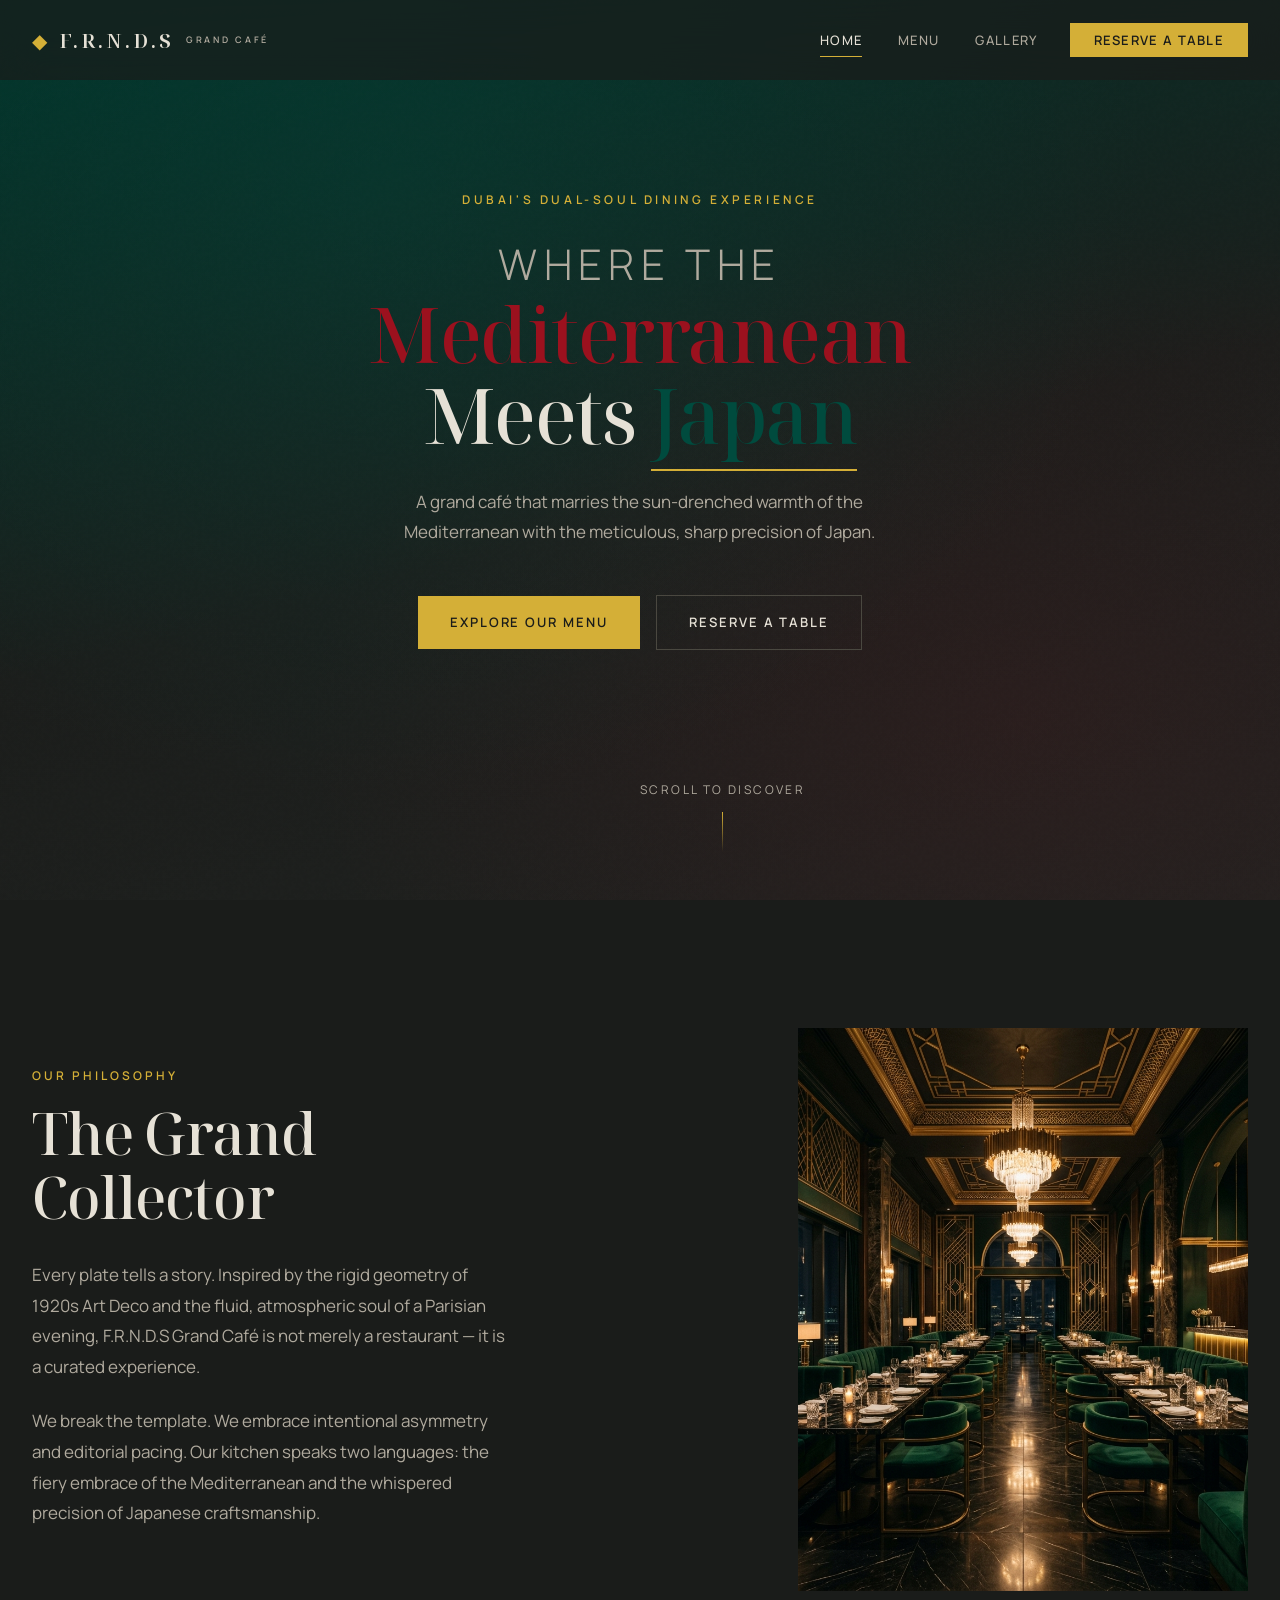
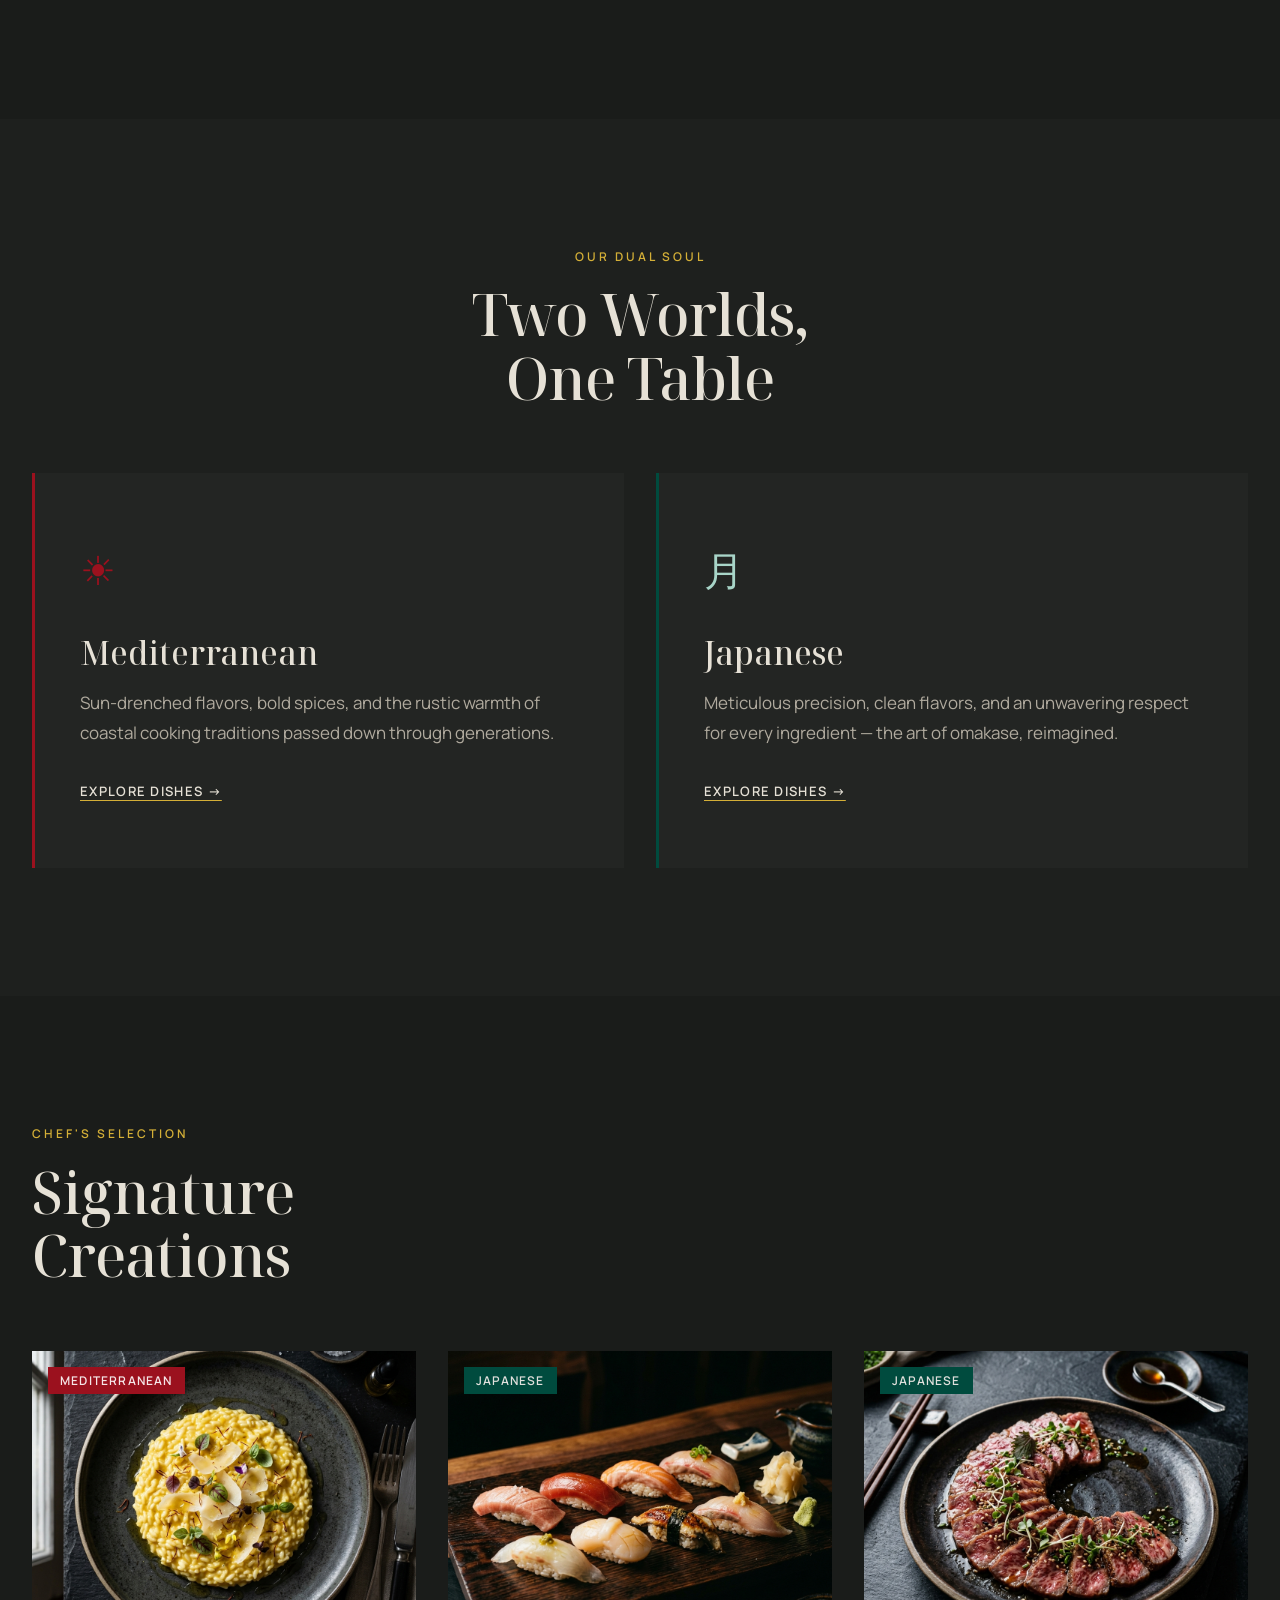
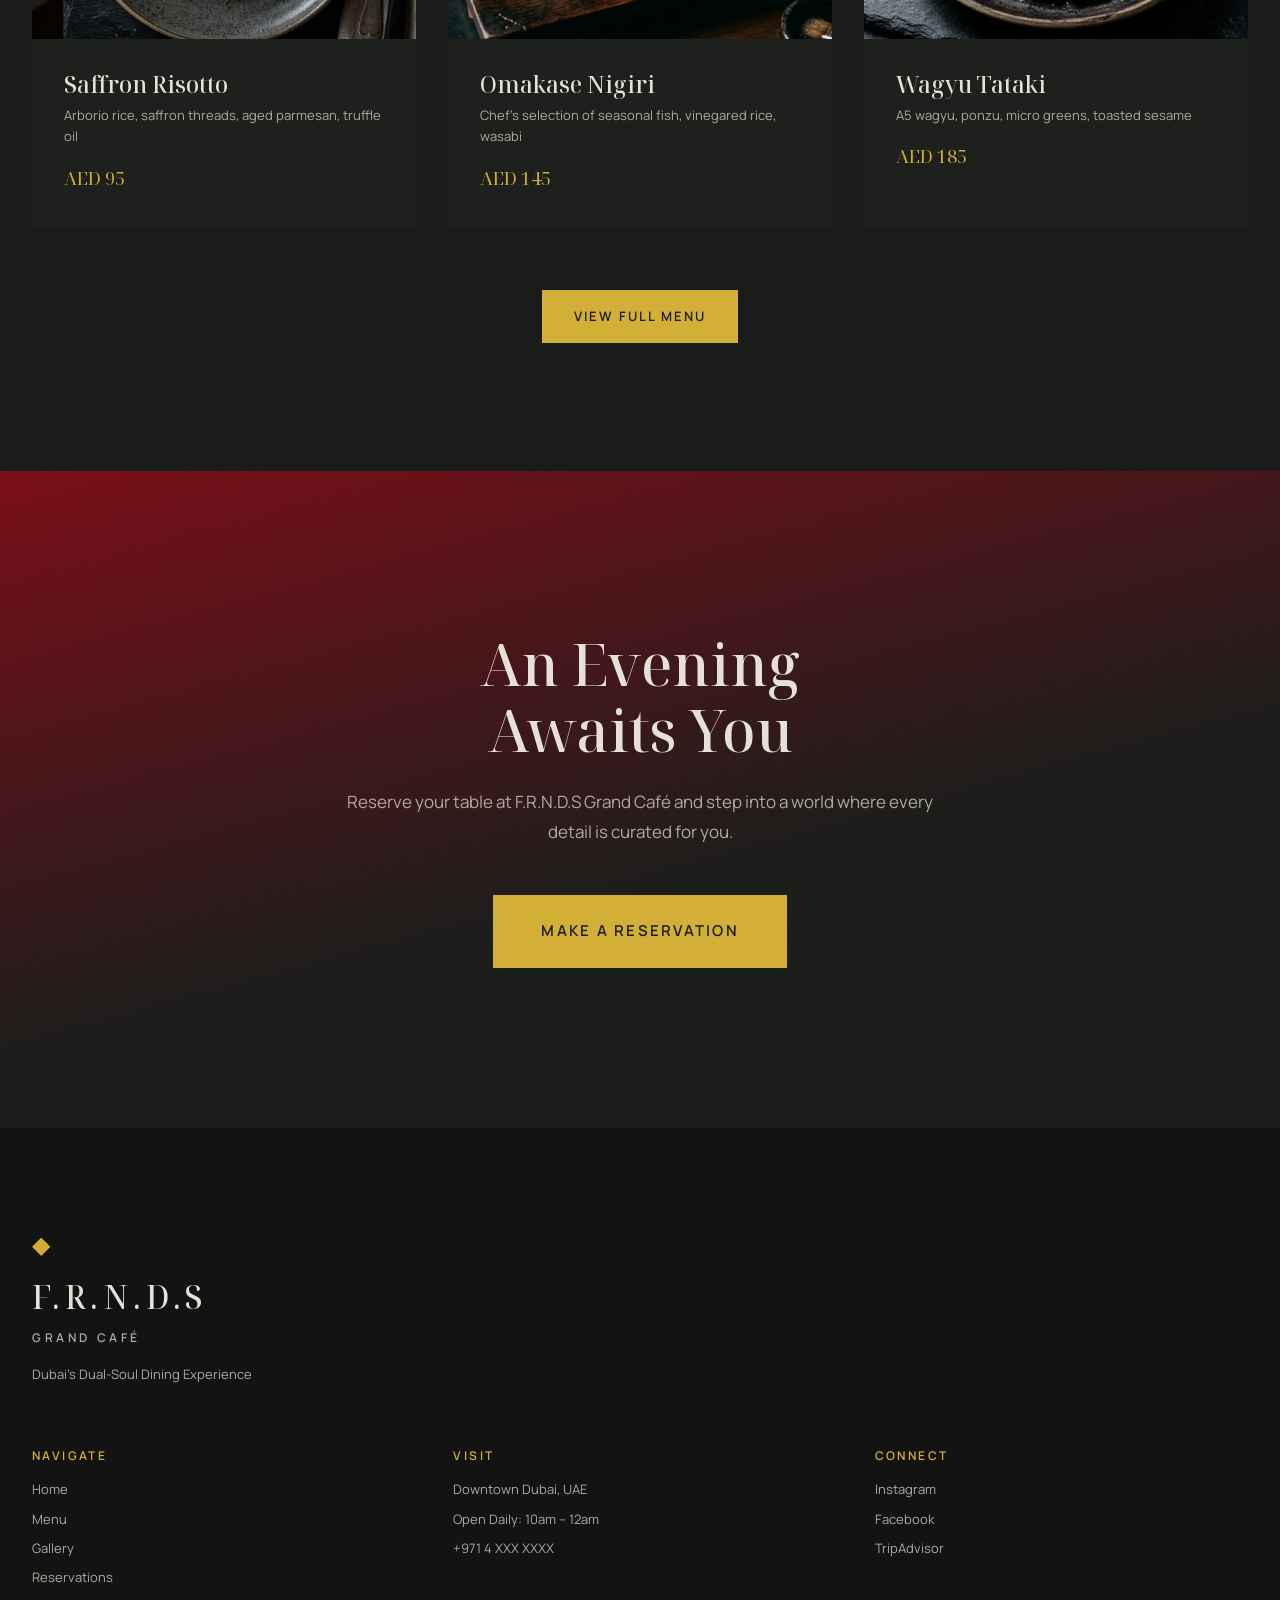
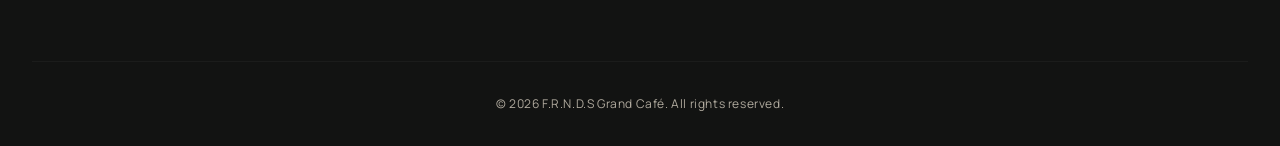
<file: index.html>
<!DOCTYPE html>
<html lang="en">

<head>
    <meta charset="UTF-8">
    <meta name="viewport" content="width=device-width, initial-scale=1.0">
    <meta name="description"
        content="F.R.N.D.S Grand Café — A dual-soul dining experience blending Mediterranean warmth and Japanese precision in the heart of Dubai.">
    <title>F.R.N.D.S Grand Café — Home</title>

    <!-- Preconnect for performance -->
    <link rel="preconnect" href="https://fonts.googleapis.com">
    <link rel="preconnect" href="https://fonts.gstatic.com" crossorigin>
    <link
        href="https://fonts.googleapis.com/css2?family=Noto+Serif+Display:wght@400;500;600;700&family=Manrope:wght@300;400;500;600;700&display=swap"
        rel="stylesheet">

    <link rel="stylesheet" href="css/main.css">
    <link rel="stylesheet" href="css/navbar.css">
    <link rel="stylesheet" href="css/home.css">
</head>

<body>

    <!-- ═══════════════ NAVBAR ═══════════════ -->
    <nav class="navbar" id="main-navbar">
        <div class="navbar__inner">
            <a href="index.html" class="navbar__logo" id="nav-logo">
                <span class="navbar__logo-icon">◆</span>
                <span class="navbar__logo-text">F.R.N.D.S</span>
                <span class="navbar__logo-sub">GRAND CAFÉ</span>
            </a>

            <ul class="navbar__links" id="nav-links">
                <li><a href="index.html" class="navbar__link navbar__link--active" data-page="home">Home</a></li>
                <li><a href="menu.html" class="navbar__link" data-page="menu">Menu</a></li>
                <li><a href="gallery.html" class="navbar__link" data-page="gallery">Gallery</a></li>
                <li><a href="reservation.html" class="navbar__link navbar__link--cta" data-page="reservation">Reserve a
                        Table</a></li>
            </ul>

            <button class="navbar__hamburger" id="nav-hamburger" aria-label="Toggle navigation menu">
                <span></span>
                <span></span>
                <span></span>
            </button>
        </div>
    </nav>

    <!-- ═══════════════ HERO ═══════════════ -->
    <header class="hero" id="hero-section">
        <div class="hero__bg-overlay"></div>
        <div class="hero__noise"></div>
        <div class="hero__content">
            <p class="hero__tagline">Dubai's Dual-Soul Dining Experience</p>
            <h1 class="hero__title">
                <span class="hero__title-line hero__title-line--1">Where the</span>
                <span class="hero__title-line hero__title-line--2">Mediterranean</span>
                <span class="hero__title-line hero__title-line--3">Meets <em>Japan</em></span>
            </h1>
            <p class="hero__desc">A grand café that marries the sun-drenched warmth of the Mediterranean with the
                meticulous, sharp precision of Japan.</p>
            <div class="hero__actions">
                <a href="menu.html" class="btn btn--primary" id="hero-cta-menu">Explore Our Menu</a>
                <a href="reservation.html" class="btn btn--ghost" id="hero-cta-reserve">Reserve a Table</a>
            </div>
        </div>
        <div class="hero__scroll-hint" id="scroll-hint">
            <span>Scroll to Discover</span>
            <div class="hero__scroll-line"></div>
        </div>
    </header>

    <!-- ═══════════════ ABOUT ═══════════════ -->
    <section class="about" id="about-section">
        <div class="about__container">
            <div class="about__text">
                <p class="section-label">Our Philosophy</p>
                <h2 class="section-title">The Grand <br>Collector</h2>
                <p class="about__body">Every plate tells a story. Inspired by the rigid geometry of 1920s Art Deco and
                    the fluid, atmospheric soul of a Parisian evening, F.R.N.D.S Grand Café is not merely a restaurant —
                    it is a curated experience.</p>
                <p class="about__body">We break the template. We embrace intentional asymmetry and editorial pacing. Our
                    kitchen speaks two languages: the fiery embrace of the Mediterranean and the whispered precision of
                    Japanese craftsmanship.</p>
            </div>
            <div class="about__visual">
                <div class="about__image-frame" id="about-image-frame">
                    <img src="assets/about-interior.jpg" alt="F.R.N.D.S Grand Café interior" class="about__image"
                        loading="lazy">
                    <div class="about__image-accent"></div>
                </div>
            </div>
        </div>
    </section>

    <!-- ═══════════════ DUAL SOUL ═══════════════ -->
    <section class="dual-soul" id="dual-soul-section">
        <div class="dual-soul__container">
            <p class="section-label section-label--center">Our Dual Soul</p>
            <h2 class="section-title section-title--center">Two Worlds, <br>One Table</h2>

            <div class="dual-soul__cards">
                <div class="dual-soul__card dual-soul__card--mediterranean" id="soul-mediterranean">
                    <div class="dual-soul__card-accent"></div>
                    <span class="dual-soul__card-icon">☀</span>
                    <h3 class="dual-soul__card-title">Mediterranean</h3>
                    <p class="dual-soul__card-desc">Sun-drenched flavors, bold spices, and the rustic warmth of coastal
                        cooking traditions passed down through generations.</p>
                    <a href="menu.html#mediterranean" class="btn btn--link">Explore Dishes →</a>
                </div>
                <div class="dual-soul__card dual-soul__card--japanese" id="soul-japanese">
                    <div class="dual-soul__card-accent"></div>
                    <span class="dual-soul__card-icon">月</span>
                    <h3 class="dual-soul__card-title">Japanese</h3>
                    <p class="dual-soul__card-desc">Meticulous precision, clean flavors, and an unwavering respect for
                        every ingredient — the art of omakase, reimagined.</p>
                    <a href="menu.html#japanese" class="btn btn--link">Explore Dishes →</a>
                </div>
            </div>
        </div>
    </section>

    <!-- ═══════════════ FEATURED ═══════════════ -->
    <section class="featured" id="featured-section">
        <div class="featured__container">
            <div class="featured__header">
                <p class="section-label">Chef's Selection</p>
                <h2 class="section-title">Signature <br>Creations</h2>
            </div>
            <div class="featured__grid">
                <article class="featured__item" id="featured-item-1">
                    <div class="featured__item-image">
                        <img src="assets/dish-1.jpg" alt="Saffron Risotto" loading="lazy">
                        <span class="featured__item-tag featured__item-tag--mediterranean">Mediterranean</span>
                    </div>
                    <div class="featured__item-info">
                        <h3 class="featured__item-name">Saffron Risotto</h3>
                        <p class="featured__item-desc">Arborio rice, saffron threads, aged parmesan, truffle oil</p>
                        <span class="featured__item-price">AED 95</span>
                    </div>
                </article>
                <article class="featured__item" id="featured-item-2">
                    <div class="featured__item-image">
                        <img src="assets/dish-2.jpg" alt="Omakase Nigiri" loading="lazy">
                        <span class="featured__item-tag featured__item-tag--japanese">Japanese</span>
                    </div>
                    <div class="featured__item-info">
                        <h3 class="featured__item-name">Omakase Nigiri</h3>
                        <p class="featured__item-desc">Chef's selection of seasonal fish, vinegared rice, wasabi</p>
                        <span class="featured__item-price">AED 145</span>
                    </div>
                </article>
                <article class="featured__item" id="featured-item-3">
                    <div class="featured__item-image">
                        <img src="assets/dish-3.jpg" alt="Wagyu Tataki" loading="lazy">
                        <span class="featured__item-tag featured__item-tag--japanese">Japanese</span>
                    </div>
                    <div class="featured__item-info">
                        <h3 class="featured__item-name">Wagyu Tataki</h3>
                        <p class="featured__item-desc">A5 wagyu, ponzu, micro greens, toasted sesame</p>
                        <span class="featured__item-price">AED 185</span>
                    </div>
                </article>
            </div>
            <div class="featured__cta">
                <a href="menu.html" class="btn btn--primary" id="featured-cta">View Full Menu</a>
            </div>
        </div>
    </section>

    <!-- ═══════════════ CTA BANNER ═══════════════ -->
    <section class="cta-banner" id="cta-banner-section">
        <div class="cta-banner__noise"></div>
        <div class="cta-banner__content">
            <h2 class="cta-banner__title">An Evening <br>Awaits You</h2>
            <p class="cta-banner__desc">Reserve your table at F.R.N.D.S Grand Café and step into a world where every
                detail is curated for you.</p>
            <a href="reservation.html" class="btn btn--primary btn--lg" id="cta-banner-btn">Make a Reservation</a>
        </div>
    </section>

    <!-- ═══════════════ FOOTER ═══════════════ -->
    <footer class="footer" id="main-footer">
        <div class="footer__inner">
            <div class="footer__brand">
                <span class="footer__logo-icon">◆</span>
                <span class="footer__logo-text">F.R.N.D.S</span>
                <span class="footer__logo-sub">GRAND CAFÉ</span>
                <p class="footer__tagline">Dubai's Dual-Soul Dining Experience</p>
            </div>
            <div class="footer__links">
                <div class="footer__col">
                    <h4>Navigate</h4>
                    <a href="index.html">Home</a>
                    <a href="menu.html">Menu</a>
                    <a href="gallery.html">Gallery</a>
                    <a href="reservation.html">Reservations</a>
                </div>
                <div class="footer__col">
                    <h4>Visit</h4>
                    <p>Downtown Dubai, UAE</p>
                    <p>Open Daily: 10am – 12am</p>
                    <p>+971 4 XXX XXXX</p>
                </div>
                <div class="footer__col">
                    <h4>Connect</h4>
                    <a href="#">Instagram</a>
                    <a href="#">Facebook</a>
                    <a href="#">TripAdvisor</a>
                </div>
            </div>
            <div class="footer__bottom">
                <p>© 2026 F.R.N.D.S Grand Café. All rights reserved.</p>
            </div>
        </div>
    </footer>

    <script src="js/main.js" defer></script>
</body>

</html>
</file>
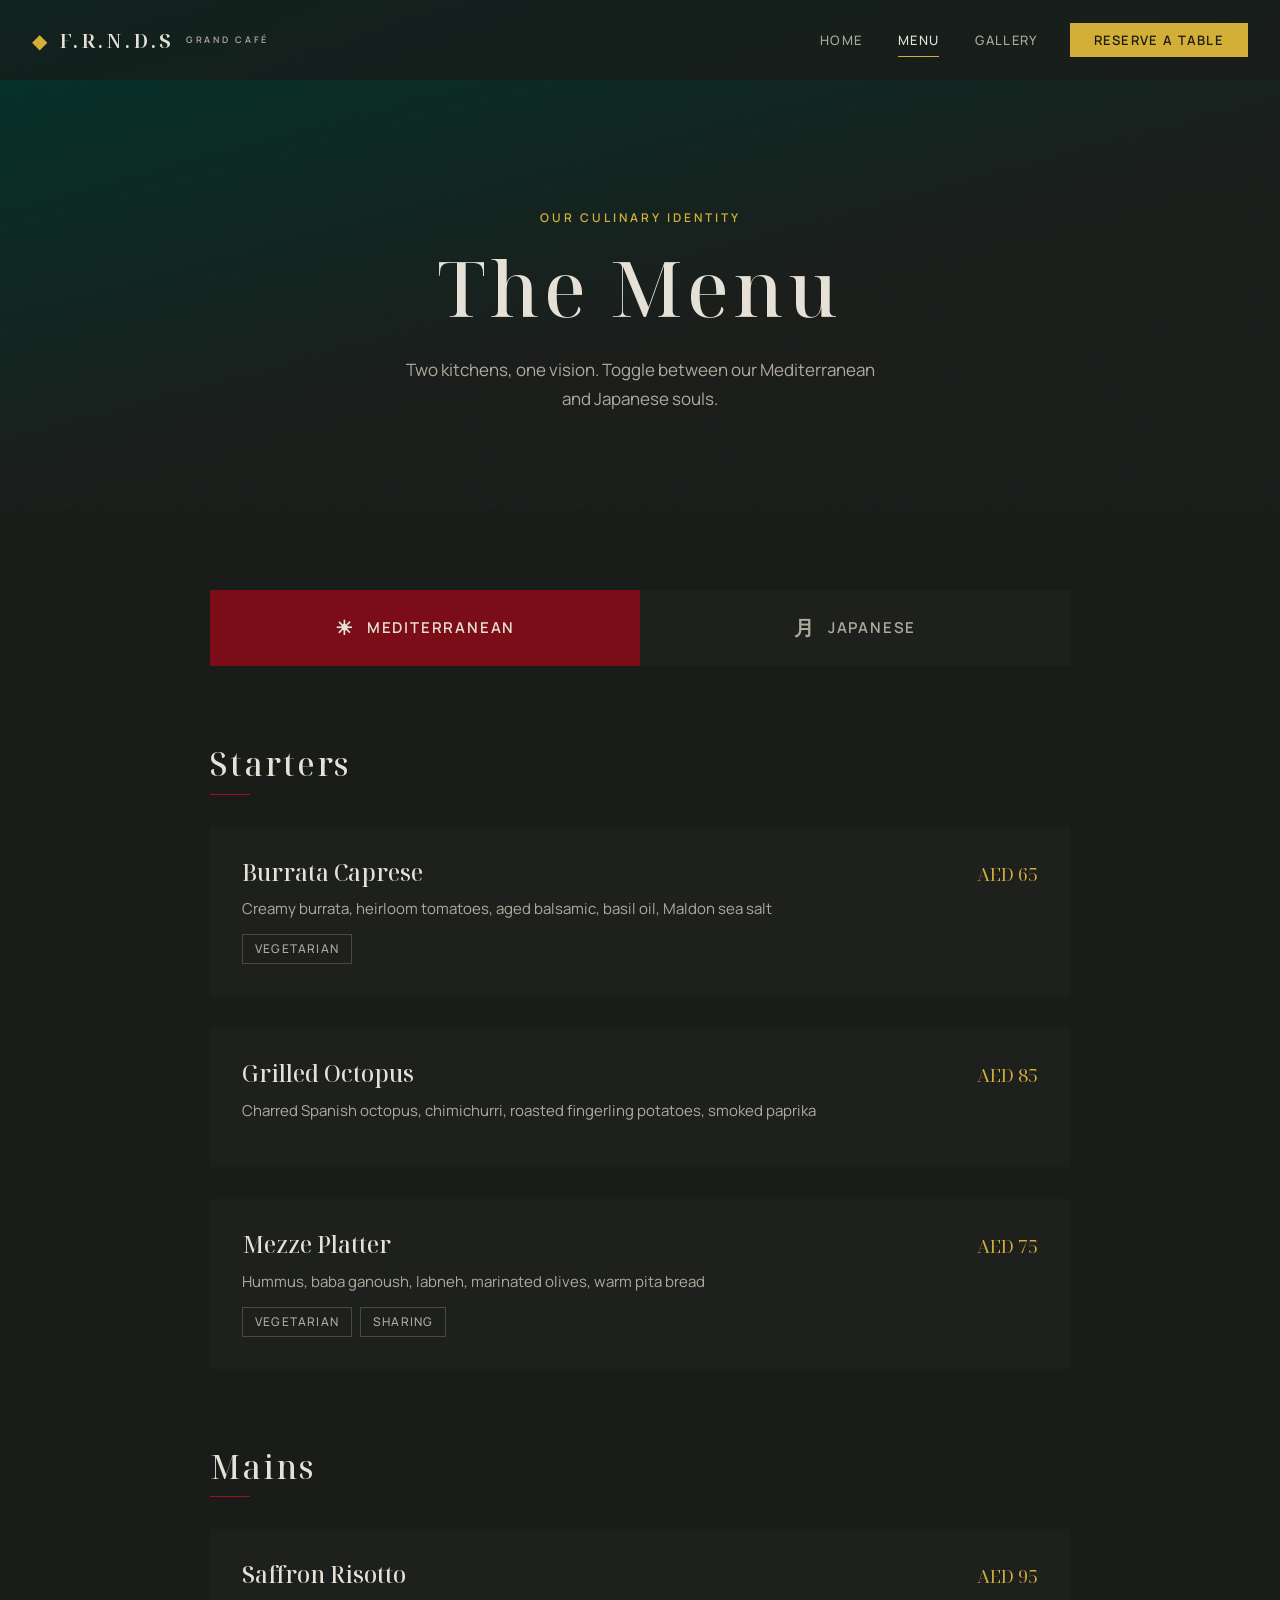
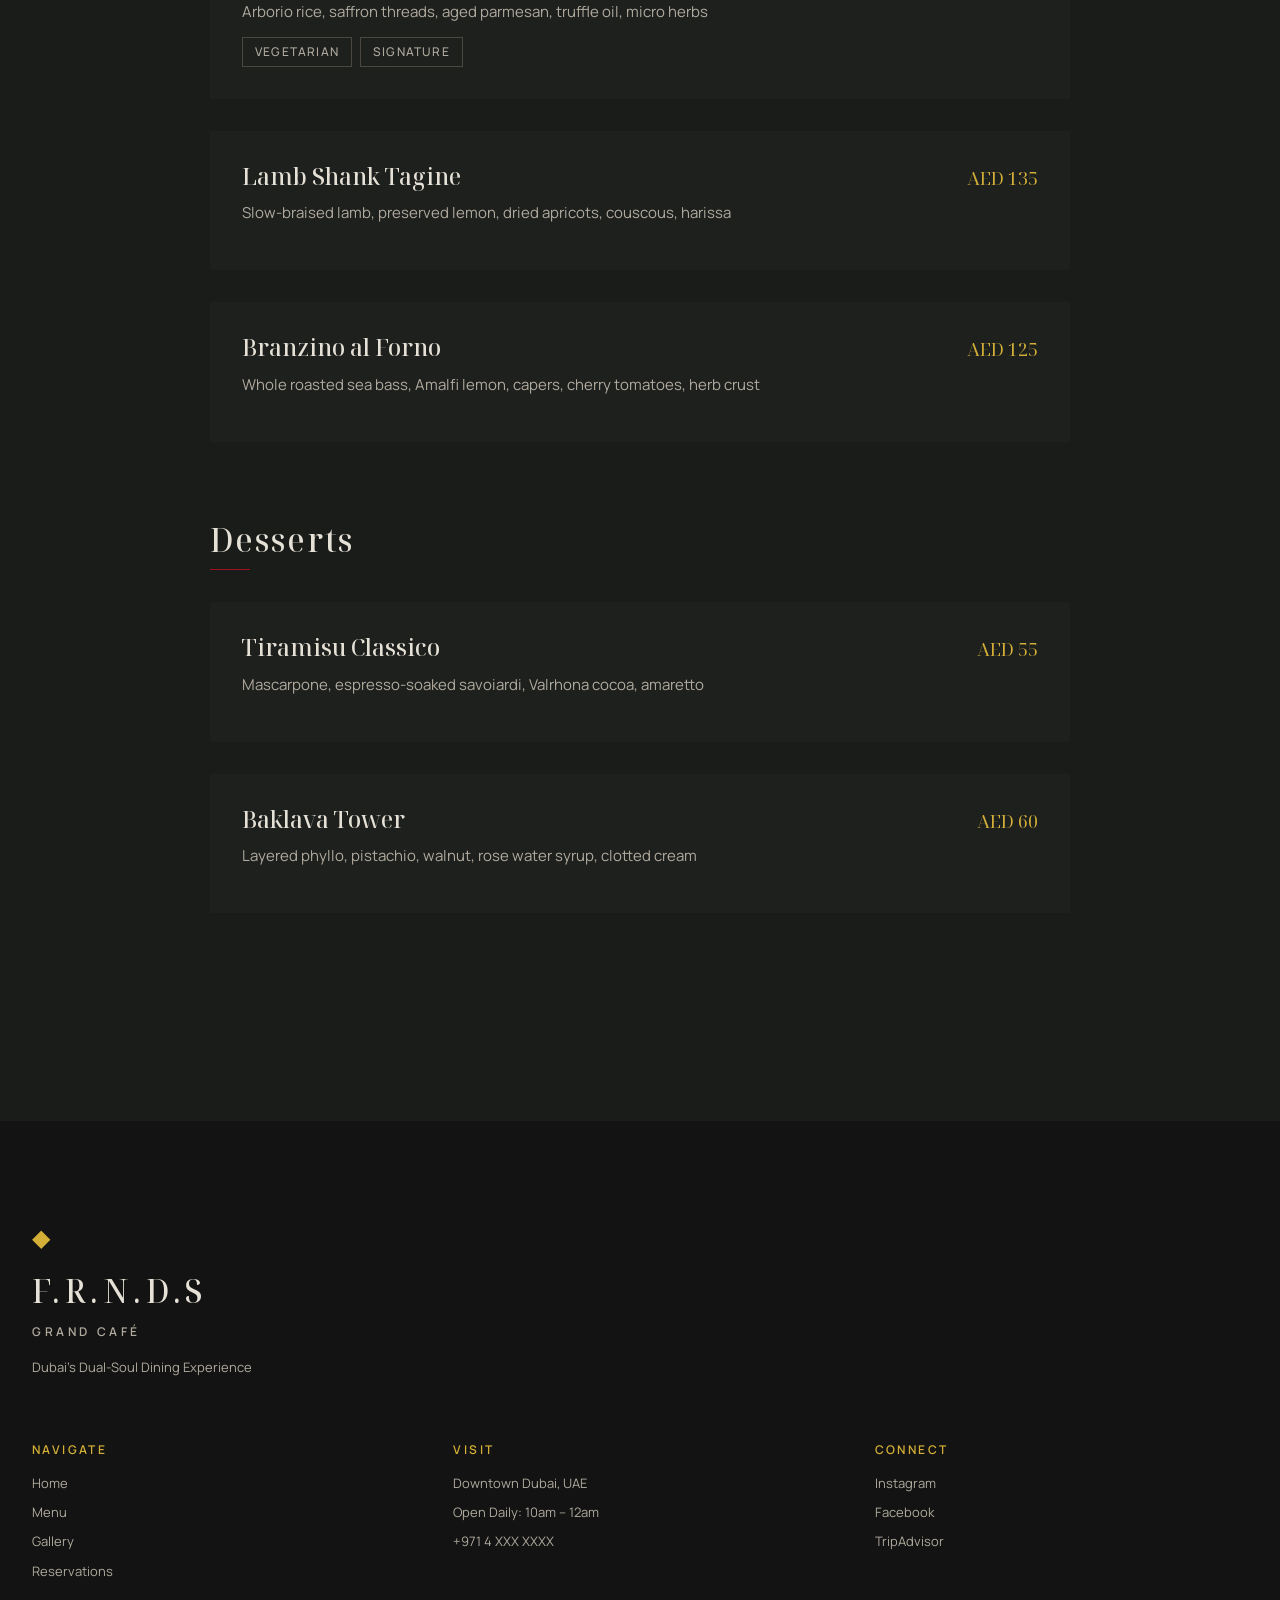
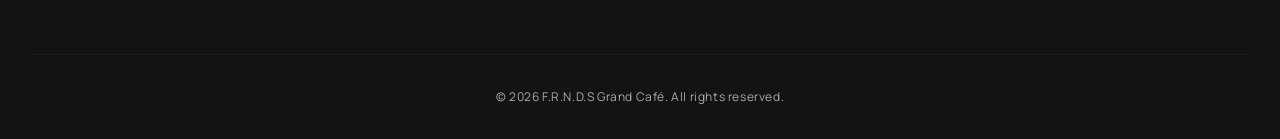
<file: menu.html>
<!DOCTYPE html>
<html lang="en">
<head>
    <meta charset="UTF-8">
    <meta name="viewport" content="width=device-width, initial-scale=1.0">
    <meta name="description" content="Explore our dual-soul menu — Mediterranean warmth and Japanese precision at F.R.N.D.S Grand Café, Dubai.">
    <title>Menu — F.R.N.D.S Grand Café</title>

    <link rel="preconnect" href="https://fonts.googleapis.com">
    <link rel="preconnect" href="https://fonts.gstatic.com" crossorigin>
    <link href="https://fonts.googleapis.com/css2?family=Noto+Serif+Display:wght@400;500;600;700&family=Manrope:wght@300;400;500;600;700&display=swap" rel="stylesheet">

    <link rel="stylesheet" href="css/main.css">
    <link rel="stylesheet" href="css/navbar.css">
    <link rel="stylesheet" href="css/menu-page.css">
</head>
<body>

    <!-- ═══════════════ NAVBAR ═══════════════ -->
    <nav class="navbar" id="main-navbar">
        <div class="navbar__inner">
            <a href="index.html" class="navbar__logo" id="nav-logo">
                <span class="navbar__logo-icon">◆</span>
                <span class="navbar__logo-text">F.R.N.D.S</span>
                <span class="navbar__logo-sub">GRAND CAFÉ</span>
            </a>

            <ul class="navbar__links" id="nav-links">
                <li><a href="index.html" class="navbar__link" data-page="home">Home</a></li>
                <li><a href="menu.html" class="navbar__link navbar__link--active" data-page="menu">Menu</a></li>
                <li><a href="gallery.html" class="navbar__link" data-page="gallery">Gallery</a></li>
                <li><a href="reservation.html" class="navbar__link navbar__link--cta" data-page="reservation">Reserve a Table</a></li>
            </ul>

            <button class="navbar__hamburger" id="nav-hamburger" aria-label="Toggle navigation menu">
                <span></span>
                <span></span>
                <span></span>
            </button>
        </div>
    </nav>

    <!-- ═══════════════ MENU HERO ═══════════════ -->
    <header class="page-hero" id="menu-hero">
        <div class="page-hero__noise"></div>
        <div class="page-hero__content">
            <p class="section-label">Our Culinary Identity</p>
            <h1 class="page-hero__title">The Menu</h1>
            <p class="page-hero__desc">Two kitchens, one vision. Toggle between our Mediterranean and Japanese souls.</p>
        </div>
    </header>

    <!-- ═══════════════ SOUL TOGGLE ═══════════════ -->
    <section class="menu-section" id="menu-section">
        <div class="menu-section__container">
            <div class="soul-toggle" id="soul-toggle">
                <button class="soul-toggle__btn soul-toggle__btn--active" data-soul="mediterranean" id="toggle-mediterranean">
                    <span class="soul-toggle__icon">☀</span>
                    Mediterranean
                </button>
                <button class="soul-toggle__btn" data-soul="japanese" id="toggle-japanese">
                    <span class="soul-toggle__icon">月</span>
                    Japanese
                </button>
                <div class="soul-toggle__slider" id="soul-toggle-slider"></div>
            </div>

            <!-- MEDITERRANEAN MENU -->
            <div class="menu-grid" id="menu-mediterranean" data-soul="mediterranean">
                <div class="menu-category" id="med-starters">
                    <h2 class="menu-category__title">Starters</h2>
                    <div class="menu-category__items">
                        <article class="menu-item" id="med-item-1">
                            <div class="menu-item__info">
                                <div class="menu-item__header">
                                    <h3 class="menu-item__name">Burrata Caprese</h3>
                                    <span class="menu-item__price">AED 65</span>
                                </div>
                                <p class="menu-item__desc">Creamy burrata, heirloom tomatoes, aged balsamic, basil oil, Maldon sea salt</p>
                                <div class="menu-item__tags">
                                    <span class="chip">Vegetarian</span>
                                </div>
                            </div>
                        </article>
                        <article class="menu-item" id="med-item-2">
                            <div class="menu-item__info">
                                <div class="menu-item__header">
                                    <h3 class="menu-item__name">Grilled Octopus</h3>
                                    <span class="menu-item__price">AED 85</span>
                                </div>
                                <p class="menu-item__desc">Charred Spanish octopus, chimichurri, roasted fingerling potatoes, smoked paprika</p>
                            </div>
                        </article>
                        <article class="menu-item" id="med-item-3">
                            <div class="menu-item__info">
                                <div class="menu-item__header">
                                    <h3 class="menu-item__name">Mezze Platter</h3>
                                    <span class="menu-item__price">AED 75</span>
                                </div>
                                <p class="menu-item__desc">Hummus, baba ganoush, labneh, marinated olives, warm pita bread</p>
                                <div class="menu-item__tags">
                                    <span class="chip">Vegetarian</span>
                                    <span class="chip">Sharing</span>
                                </div>
                            </div>
                        </article>
                    </div>
                </div>

                <div class="menu-category" id="med-mains">
                    <h2 class="menu-category__title">Mains</h2>
                    <div class="menu-category__items">
                        <article class="menu-item" id="med-item-4">
                            <div class="menu-item__info">
                                <div class="menu-item__header">
                                    <h3 class="menu-item__name">Saffron Risotto</h3>
                                    <span class="menu-item__price">AED 95</span>
                                </div>
                                <p class="menu-item__desc">Arborio rice, saffron threads, aged parmesan, truffle oil, micro herbs</p>
                                <div class="menu-item__tags">
                                    <span class="chip">Vegetarian</span>
                                    <span class="chip">Signature</span>
                                </div>
                            </div>
                        </article>
                        <article class="menu-item" id="med-item-5">
                            <div class="menu-item__info">
                                <div class="menu-item__header">
                                    <h3 class="menu-item__name">Lamb Shank Tagine</h3>
                                    <span class="menu-item__price">AED 135</span>
                                </div>
                                <p class="menu-item__desc">Slow-braised lamb, preserved lemon, dried apricots, couscous, harissa</p>
                            </div>
                        </article>
                        <article class="menu-item" id="med-item-6">
                            <div class="menu-item__info">
                                <div class="menu-item__header">
                                    <h3 class="menu-item__name">Branzino al Forno</h3>
                                    <span class="menu-item__price">AED 125</span>
                                </div>
                                <p class="menu-item__desc">Whole roasted sea bass, Amalfi lemon, capers, cherry tomatoes, herb crust</p>
                            </div>
                        </article>
                    </div>
                </div>

                <div class="menu-category" id="med-desserts">
                    <h2 class="menu-category__title">Desserts</h2>
                    <div class="menu-category__items">
                        <article class="menu-item" id="med-item-7">
                            <div class="menu-item__info">
                                <div class="menu-item__header">
                                    <h3 class="menu-item__name">Tiramisu Classico</h3>
                                    <span class="menu-item__price">AED 55</span>
                                </div>
                                <p class="menu-item__desc">Mascarpone, espresso-soaked savoiardi, Valrhona cocoa, amaretto</p>
                            </div>
                        </article>
                        <article class="menu-item" id="med-item-8">
                            <div class="menu-item__info">
                                <div class="menu-item__header">
                                    <h3 class="menu-item__name">Baklava Tower</h3>
                                    <span class="menu-item__price">AED 60</span>
                                </div>
                                <p class="menu-item__desc">Layered phyllo, pistachio, walnut, rose water syrup, clotted cream</p>
                            </div>
                        </article>
                    </div>
                </div>
            </div>

            <!-- JAPANESE MENU -->
            <div class="menu-grid menu-grid--hidden" id="menu-japanese" data-soul="japanese">
                <div class="menu-category" id="jpn-starters">
                    <h2 class="menu-category__title">Starters</h2>
                    <div class="menu-category__items">
                        <article class="menu-item" id="jpn-item-1">
                            <div class="menu-item__info">
                                <div class="menu-item__header">
                                    <h3 class="menu-item__name">Edamame Truffle</h3>
                                    <span class="menu-item__price">AED 45</span>
                                </div>
                                <p class="menu-item__desc">Steamed edamame, black truffle salt, yuzu zest</p>
                                <div class="menu-item__tags">
                                    <span class="chip">Vegan</span>
                                </div>
                            </div>
                        </article>
                        <article class="menu-item" id="jpn-item-2">
                            <div class="menu-item__info">
                                <div class="menu-item__header">
                                    <h3 class="menu-item__name">Tuna Tataki</h3>
                                    <span class="menu-item__price">AED 85</span>
                                </div>
                                <p class="menu-item__desc">Seared bluefin tuna, ponzu, ginger, toasted sesame, micro shiso</p>
                                <div class="menu-item__tags">
                                    <span class="chip">Raw</span>
                                </div>
                            </div>
                        </article>
                        <article class="menu-item" id="jpn-item-3">
                            <div class="menu-item__info">
                                <div class="menu-item__header">
                                    <h3 class="menu-item__name">Gyoza Platter</h3>
                                    <span class="menu-item__price">AED 60</span>
                                </div>
                                <p class="menu-item__desc">Pan-fried pork and prawn dumplings, chili oil, rice vinegar dipping sauce</p>
                            </div>
                        </article>
                    </div>
                </div>

                <div class="menu-category" id="jpn-mains">
                    <h2 class="menu-category__title">Mains</h2>
                    <div class="menu-category__items">
                        <article class="menu-item" id="jpn-item-4">
                            <div class="menu-item__info">
                                <div class="menu-item__header">
                                    <h3 class="menu-item__name">Omakase Nigiri</h3>
                                    <span class="menu-item__price">AED 145</span>
                                </div>
                                <p class="menu-item__desc">Chef's selection of 8 seasonal nigiri, vinegared rice, fresh wasabi</p>
                                <div class="menu-item__tags">
                                    <span class="chip">Raw</span>
                                    <span class="chip">Signature</span>
                                </div>
                            </div>
                        </article>
                        <article class="menu-item" id="jpn-item-5">
                            <div class="menu-item__info">
                                <div class="menu-item__header">
                                    <h3 class="menu-item__name">Wagyu Tataki</h3>
                                    <span class="menu-item__price">AED 185</span>
                                </div>
                                <p class="menu-item__desc">A5 wagyu, ponzu reduction, micro greens, toasted sesame, shiso</p>
                                <div class="menu-item__tags">
                                    <span class="chip">Signature</span>
                                </div>
                            </div>
                        </article>
                        <article class="menu-item" id="jpn-item-6">
                            <div class="menu-item__info">
                                <div class="menu-item__header">
                                    <h3 class="menu-item__name">Black Cod Miso</h3>
                                    <span class="menu-item__price">AED 155</span>
                                </div>
                                <p class="menu-item__desc">48-hour marinated black cod, white miso, pickled ginger, mirin glaze</p>
                            </div>
                        </article>
                    </div>
                </div>

                <div class="menu-category" id="jpn-desserts">
                    <h2 class="menu-category__title">Desserts</h2>
                    <div class="menu-category__items">
                        <article class="menu-item" id="jpn-item-7">
                            <div class="menu-item__info">
                                <div class="menu-item__header">
                                    <h3 class="menu-item__name">Matcha Fondant</h3>
                                    <span class="menu-item__price">AED 55</span>
                                </div>
                                <p class="menu-item__desc">Ceremonial matcha, white chocolate center, black sesame ice cream</p>
                            </div>
                        </article>
                        <article class="menu-item" id="jpn-item-8">
                            <div class="menu-item__info">
                                <div class="menu-item__header">
                                    <h3 class="menu-item__name">Yuzu Panna Cotta</h3>
                                    <span class="menu-item__price">AED 50</span>
                                </div>
                                <p class="menu-item__desc">Citrus-infused panna cotta, yuzu gel, candied kumquat, kinako crumble</p>
                            </div>
                        </article>
                    </div>
                </div>
            </div>
        </div>
    </section>

    <!-- ═══════════════ FOOTER ═══════════════ -->
    <footer class="footer" id="main-footer">
        <div class="footer__inner">
            <div class="footer__brand">
                <span class="footer__logo-icon">◆</span>
                <span class="footer__logo-text">F.R.N.D.S</span>
                <span class="footer__logo-sub">GRAND CAFÉ</span>
                <p class="footer__tagline">Dubai's Dual-Soul Dining Experience</p>
            </div>
            <div class="footer__links">
                <div class="footer__col">
                    <h4>Navigate</h4>
                    <a href="index.html">Home</a>
                    <a href="menu.html">Menu</a>
                    <a href="gallery.html">Gallery</a>
                    <a href="reservation.html">Reservations</a>
                </div>
                <div class="footer__col">
                    <h4>Visit</h4>
                    <p>Downtown Dubai, UAE</p>
                    <p>Open Daily: 10am – 12am</p>
                    <p>+971 4 XXX XXXX</p>
                </div>
                <div class="footer__col">
                    <h4>Connect</h4>
                    <a href="#">Instagram</a>
                    <a href="#">Facebook</a>
                    <a href="#">TripAdvisor</a>
                </div>
            </div>
            <div class="footer__bottom">
                <p>© 2026 F.R.N.D.S Grand Café. All rights reserved.</p>
            </div>
        </div>
    </footer>

    <script src="js/main.js" defer></script>
</body>
</html>
</file>
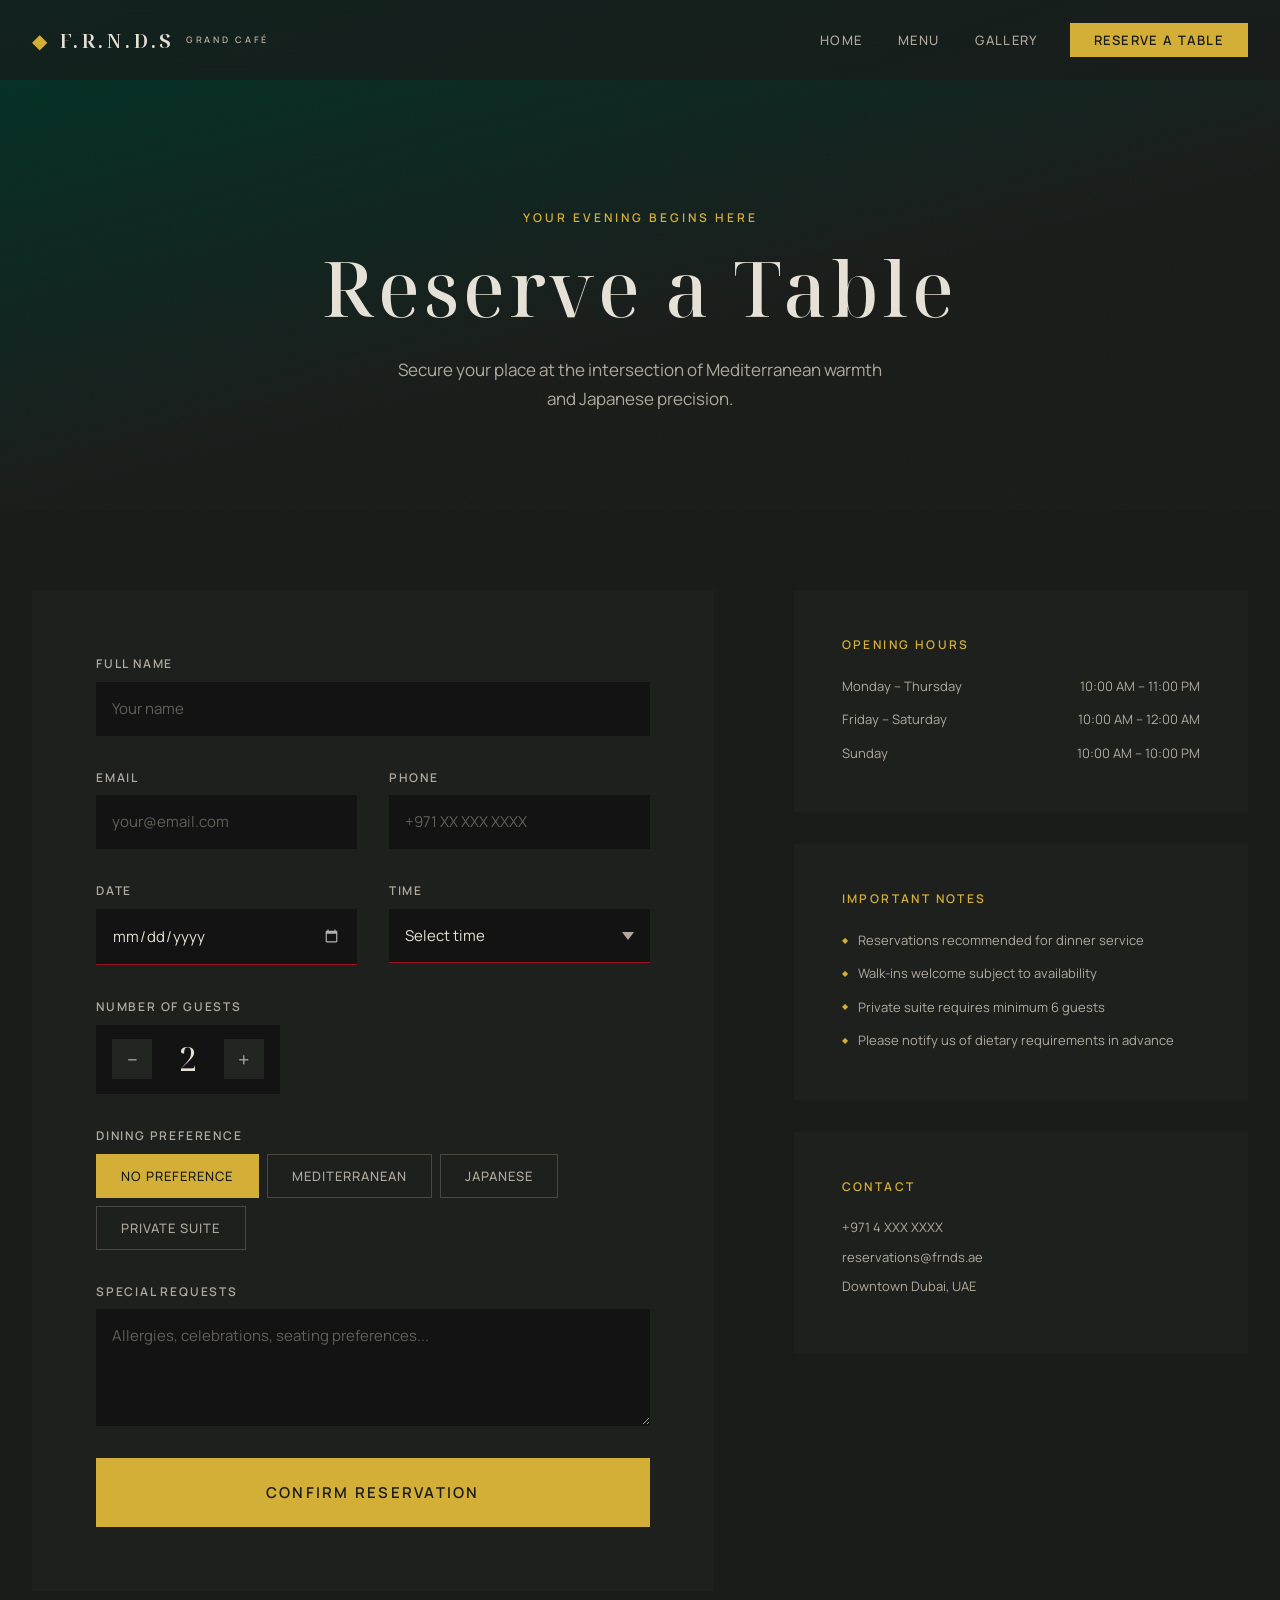
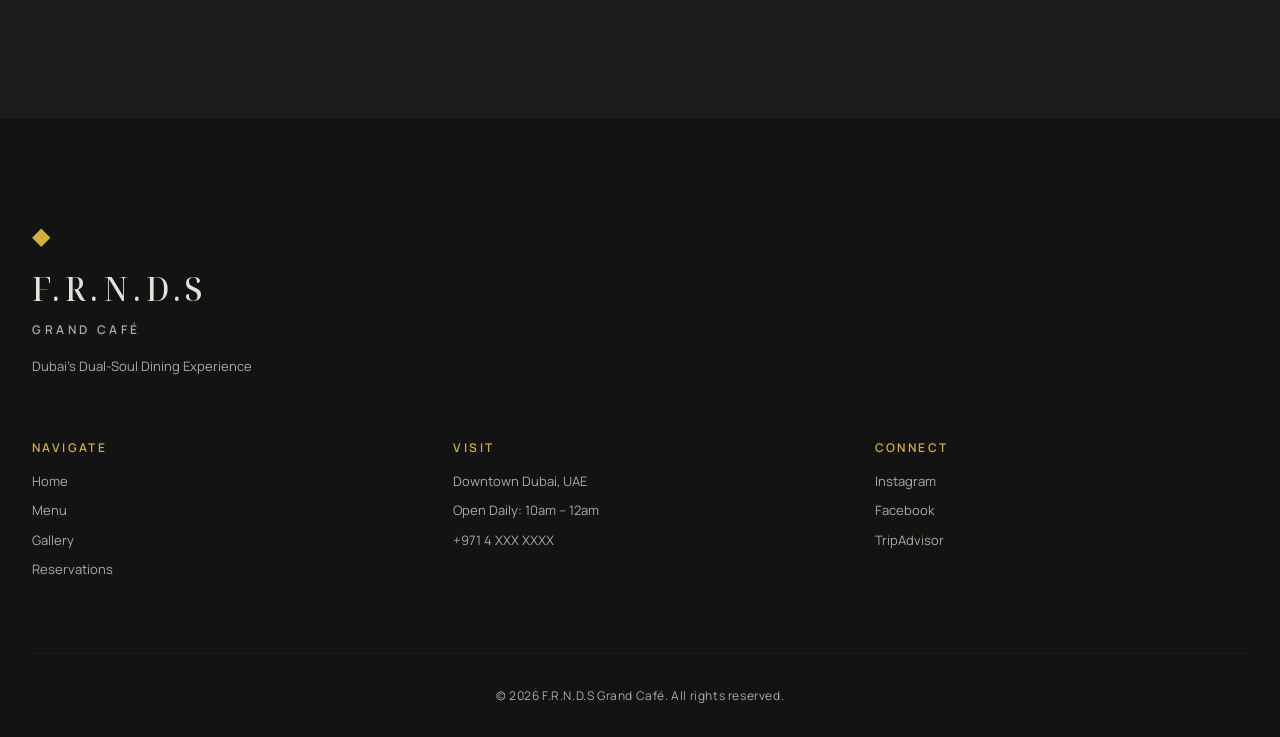
<file: reservation.html>
<!DOCTYPE html>
<html lang="en">
<head>
    <meta charset="UTF-8">
    <meta name="viewport" content="width=device-width, initial-scale=1.0">
    <meta name="description" content="Reserve your table at F.R.N.D.S Grand Café, Dubai. An unforgettable dual-soul dining experience awaits.">
    <title>Reservations — F.R.N.D.S Grand Café</title>

    <link rel="preconnect" href="https://fonts.googleapis.com">
    <link rel="preconnect" href="https://fonts.gstatic.com" crossorigin>
    <link href="https://fonts.googleapis.com/css2?family=Noto+Serif+Display:wght@400;500;600;700&family=Manrope:wght@300;400;500;600;700&display=swap" rel="stylesheet">

    <link rel="stylesheet" href="css/main.css">
    <link rel="stylesheet" href="css/navbar.css">
    <link rel="stylesheet" href="css/reservation-page.css">
</head>
<body>

    <!-- ═══════════════ NAVBAR ═══════════════ -->
    <nav class="navbar" id="main-navbar">
        <div class="navbar__inner">
            <a href="index.html" class="navbar__logo" id="nav-logo">
                <span class="navbar__logo-icon">◆</span>
                <span class="navbar__logo-text">F.R.N.D.S</span>
                <span class="navbar__logo-sub">GRAND CAFÉ</span>
            </a>

            <ul class="navbar__links" id="nav-links">
                <li><a href="index.html" class="navbar__link" data-page="home">Home</a></li>
                <li><a href="menu.html" class="navbar__link" data-page="menu">Menu</a></li>
                <li><a href="gallery.html" class="navbar__link" data-page="gallery">Gallery</a></li>
                <li><a href="reservation.html" class="navbar__link navbar__link--cta navbar__link--active" data-page="reservation">Reserve a Table</a></li>
            </ul>

            <button class="navbar__hamburger" id="nav-hamburger" aria-label="Toggle navigation menu">
                <span></span>
                <span></span>
                <span></span>
            </button>
        </div>
    </nav>

    <!-- ═══════════════ RESERVATION HERO ═══════════════ -->
    <header class="page-hero" id="reservation-hero">
        <div class="page-hero__noise"></div>
        <div class="page-hero__content">
            <p class="section-label">Your Evening Begins Here</p>
            <h1 class="page-hero__title">Reserve a Table</h1>
            <p class="page-hero__desc">Secure your place at the intersection of Mediterranean warmth and Japanese precision.</p>
        </div>
    </header>

    <!-- ═══════════════ RESERVATION FORM ═══════════════ -->
    <section class="reservation-section" id="reservation-section">
        <div class="reservation-section__container">
            <div class="reservation-form-wrapper" id="reservation-form-wrapper">
                <form class="reservation-form" id="reservation-form" novalidate>
                    <div class="reservation-form__group">
                        <label class="reservation-form__label" for="res-name">Full Name</label>
                        <input class="reservation-form__input" type="text" id="res-name" name="name" placeholder="Your name" required autocomplete="name">
                    </div>

                    <div class="reservation-form__row">
                        <div class="reservation-form__group">
                            <label class="reservation-form__label" for="res-email">Email</label>
                            <input class="reservation-form__input" type="email" id="res-email" name="email" placeholder="your@email.com" required autocomplete="email">
                        </div>
                        <div class="reservation-form__group">
                            <label class="reservation-form__label" for="res-phone">Phone</label>
                            <input class="reservation-form__input" type="tel" id="res-phone" name="phone" placeholder="+971 XX XXX XXXX" required autocomplete="tel">
                        </div>
                    </div>

                    <div class="reservation-form__row">
                        <div class="reservation-form__group">
                            <label class="reservation-form__label" for="res-date">Date</label>
                            <input class="reservation-form__input" type="date" id="res-date" name="date" required>
                        </div>
                        <div class="reservation-form__group">
                            <label class="reservation-form__label" for="res-time">Time</label>
                            <select class="reservation-form__input" id="res-time" name="time" required>
                                <option value="" disabled selected>Select time</option>
                                <option value="10:00">10:00 AM</option>
                                <option value="11:00">11:00 AM</option>
                                <option value="12:00">12:00 PM</option>
                                <option value="13:00">1:00 PM</option>
                                <option value="14:00">2:00 PM</option>
                                <option value="15:00">3:00 PM</option>
                                <option value="18:00">6:00 PM</option>
                                <option value="19:00">7:00 PM</option>
                                <option value="20:00">8:00 PM</option>
                                <option value="21:00">9:00 PM</option>
                                <option value="22:00">10:00 PM</option>
                            </select>
                        </div>
                    </div>

                    <div class="reservation-form__group">
                        <label class="reservation-form__label" for="res-guests">Number of Guests</label>
                        <div class="guest-selector" id="guest-selector">
                            <button type="button" class="guest-selector__btn" id="guest-minus" aria-label="Decrease guests">−</button>
                            <span class="guest-selector__count" id="guest-count">2</span>
                            <input type="hidden" id="res-guests" name="guests" value="2">
                            <button type="button" class="guest-selector__btn" id="guest-plus" aria-label="Increase guests">+</button>
                        </div>
                    </div>

                    <div class="reservation-form__group">
                        <label class="reservation-form__label">Dining Preference</label>
                        <div class="dining-preference" id="dining-preference">
                            <button type="button" class="dining-preference__btn dining-preference__btn--active" data-pref="any" id="pref-any">No Preference</button>
                            <button type="button" class="dining-preference__btn" data-pref="mediterranean" id="pref-mediterranean">Mediterranean</button>
                            <button type="button" class="dining-preference__btn" data-pref="japanese" id="pref-japanese">Japanese</button>
                            <button type="button" class="dining-preference__btn" data-pref="private" id="pref-private">Private Suite</button>
                        </div>
                    </div>

                    <div class="reservation-form__group">
                        <label class="reservation-form__label" for="res-notes">Special Requests</label>
                        <textarea class="reservation-form__input reservation-form__textarea" id="res-notes" name="notes" placeholder="Allergies, celebrations, seating preferences..." rows="4"></textarea>
                    </div>

                    <button type="submit" class="btn btn--primary btn--lg btn--full" id="reservation-submit">
                        <span class="btn__text">Confirm Reservation</span>
                        <span class="btn__loader" aria-hidden="true"></span>
                    </button>
                </form>
            </div>

            <div class="reservation-info" id="reservation-info">
                <div class="reservation-info__card">
                    <h3 class="reservation-info__title">Opening Hours</h3>
                    <div class="reservation-info__hours">
                        <div class="reservation-info__row">
                            <span>Monday – Thursday</span>
                            <span>10:00 AM – 11:00 PM</span>
                        </div>
                        <div class="reservation-info__row">
                            <span>Friday – Saturday</span>
                            <span>10:00 AM – 12:00 AM</span>
                        </div>
                        <div class="reservation-info__row">
                            <span>Sunday</span>
                            <span>10:00 AM – 10:00 PM</span>
                        </div>
                    </div>
                </div>

                <div class="reservation-info__card">
                    <h3 class="reservation-info__title">Important Notes</h3>
                    <ul class="reservation-info__list">
                        <li>Reservations recommended for dinner service</li>
                        <li>Walk-ins welcome subject to availability</li>
                        <li>Private suite requires minimum 6 guests</li>
                        <li>Please notify us of dietary requirements in advance</li>
                    </ul>
                </div>

                <div class="reservation-info__card">
                    <h3 class="reservation-info__title">Contact</h3>
                    <p>+971 4 XXX XXXX</p>
                    <p>reservations@frnds.ae</p>
                    <p>Downtown Dubai, UAE</p>
                </div>
            </div>
        </div>
    </section>

    <!-- ═══════════════ SUCCESS MODAL ═══════════════ -->
    <div class="modal" id="success-modal" aria-hidden="true">
        <div class="modal__backdrop" id="modal-backdrop"></div>
        <div class="modal__content" id="modal-content">
            <div class="modal__icon">✓</div>
            <h2 class="modal__title">Reservation Confirmed</h2>
            <p class="modal__desc">Thank you! We look forward to welcoming you at F.R.N.D.S Grand Café.</p>
            <p class="modal__details" id="modal-details"></p>
            <button class="btn btn--primary" id="modal-close">Close</button>
        </div>
    </div>

    <!-- ═══════════════ FOOTER ═══════════════ -->
    <footer class="footer" id="main-footer">
        <div class="footer__inner">
            <div class="footer__brand">
                <span class="footer__logo-icon">◆</span>
                <span class="footer__logo-text">F.R.N.D.S</span>
                <span class="footer__logo-sub">GRAND CAFÉ</span>
                <p class="footer__tagline">Dubai's Dual-Soul Dining Experience</p>
            </div>
            <div class="footer__links">
                <div class="footer__col">
                    <h4>Navigate</h4>
                    <a href="index.html">Home</a>
                    <a href="menu.html">Menu</a>
                    <a href="gallery.html">Gallery</a>
                    <a href="reservation.html">Reservations</a>
                </div>
                <div class="footer__col">
                    <h4>Visit</h4>
                    <p>Downtown Dubai, UAE</p>
                    <p>Open Daily: 10am – 12am</p>
                    <p>+971 4 XXX XXXX</p>
                </div>
                <div class="footer__col">
                    <h4>Connect</h4>
                    <a href="#">Instagram</a>
                    <a href="#">Facebook</a>
                    <a href="#">TripAdvisor</a>
                </div>
            </div>
            <div class="footer__bottom">
                <p>© 2026 F.R.N.D.S Grand Café. All rights reserved.</p>
            </div>
        </div>
    </footer>

    <script src="js/main.js" defer></script>
</body>
</html>
</file>
<file: css/main.css>
/* ═══════════════════════════════════════════════
   F.R.N.D.S GRAND CAFÉ — DESIGN SYSTEM TOKENS
   The Gilded Narrative
   ═══════════════════════════════════════════════ */

:root {
    /* ── Core Palette ── */
    --surface:                 #1A1C1A;
    --surface-container-lowest:#121312;
    --surface-container-low:   #1E201E;
    --surface-container:       #232523;
    --surface-container-high:  #2D2F2D;
    --surface-container-highest:#383A38;

    --primary:          #004B3E;
    --primary-container:#003329;
    --on-primary:       #E0E0DC;
    --on-primary-container: #A8D5C8;

    --secondary:           #D4AF37;
    --secondary-container: #B8941E;
    --on-secondary:        #1A1C1A;
    --on-secondary-container:#1A1C1A;

    --tertiary:            #9B111E;
    --tertiary-container:  #7A0D17;
    --on-tertiary:         #F5E6E8;

    --on-surface:       #E6E1D6;
    --on-surface-variant:#B0AA9E;
    --outline-variant:   #4A4840;

    /* ── Typography System ── */
    --ff-display: 'Noto Serif Display', 'Georgia', serif;
    --ff-body:    'Manrope', 'Helvetica Neue', sans-serif;

    --fs-display-lg:  clamp(3rem, 6vw, 5.5rem);
    --fs-display-md:  clamp(2.25rem, 4.5vw, 4rem);
    --fs-headline-lg: clamp(1.75rem, 3vw, 2.75rem);
    --fs-headline-md: clamp(1.5rem, 2.5vw, 2rem);
    --fs-title-lg:    clamp(1.125rem, 1.8vw, 1.5rem);
    --fs-title-md:    1.125rem;
    --fs-body-lg:     1.0625rem;
    --fs-body-md:     0.9375rem;
    --fs-body-sm:     0.8125rem;
    --fs-label:       0.75rem;

    /* ── Spacing Scale ── */
    --sp-1:  0.25rem;
    --sp-2:  0.5rem;
    --sp-3:  0.75rem;
    --sp-4:  1rem;
    --sp-5:  1.5rem;
    --sp-6:  2rem;
    --sp-8:  3rem;
    --sp-10: 4rem;
    --sp-12: 5rem;
    --sp-16: 6rem;
    --sp-20: 8rem;
    --sp-24: 10rem;

    /* ── Motion ── */
    --ease-out-expo: cubic-bezier(0.16, 1, 0.3, 1);
    --ease-in-out:   cubic-bezier(0.4, 0, 0.2, 1);
    --duration-fast: 200ms;
    --duration-normal: 350ms;
    --duration-slow:   500ms;
    --duration-glacial: 800ms;

    /* ── Layout ── */
    --max-width: 1280px;
    --nav-height: 80px;
}

/* ── Lounge Aura (Night Mode 6PM–3AM GST) ── */
body.lounge-aura {
    --surface:                 #121014;
    --surface-container-lowest:#0B090E;
    --surface-container-low:   #16131A;
    --surface-container:       #1C1820;
    --surface-container-high:  #262228;
    --surface-container-highest:#312C34;

    --primary:          #2A1F3D;
    --primary-container:#1A1229;
    --on-primary:       #E4DDE8;
    --on-primary-container: #C9B8D9;

    --secondary:           #E8C547;
    --secondary-container: #C4A52B;
    --on-secondary:        #121014;
    --on-secondary-container:#121014;

    --tertiary:            #C73B4A;
    --tertiary-container:  #8A1F2B;
    --on-tertiary:         #FBE8EB;

    --on-surface:       #EDE7F0;
    --on-surface-variant:#AEA6B6;
    --outline-variant:   #4A4452;
}

/* ── Theme Transition ── */
body {
    transition: background-color 1s var(--ease-out-expo),
                color 1s var(--ease-out-expo);
}

body.lounge-aura .navbar,
body.lounge-aura .hero,
body.lounge-aura .about,
body.lounge-aura .dual-soul,
body.lounge-aura .featured,
body.lounge-aura .cta-banner,
body.lounge-aura .page-hero,
body.lounge-aura .footer,
body.lounge-aura .menu-section,
body.lounge-aura .gallery-section,
body.lounge-aura .reservation-section,
body.lounge-aura .menu-item,
body.lounge-aura .dual-soul__card,
body.lounge-aura .featured__item,
body.lounge-aura .reservation-form-wrapper,
body.lounge-aura .reservation-info__card,
body.lounge-aura .gallery-item,
body.lounge-aura .btn {
    transition: background-color 1s var(--ease-out-expo),
                color 0.8s var(--ease-out-expo),
                border-color 0.8s var(--ease-out-expo),
                box-shadow 0.8s var(--ease-out-expo);
}

/* ── Vibe Engine Toggle ── */
.vibe-toggle {
    position: fixed;
    bottom: var(--sp-8);
    right: var(--sp-6);
    z-index: 900;
    width: 52px;
    height: 52px;
    display: flex;
    align-items: center;
    justify-content: center;
    background: var(--surface-container-high);
    border: 1px solid var(--outline-variant);
    cursor: pointer;
    transition: all var(--duration-normal) var(--ease-out-expo);
    overflow: hidden;
}

.vibe-toggle:hover {
    background: var(--secondary);
    border-color: var(--secondary);
    box-shadow: 0 8px 40px rgba(212, 175, 55, 0.25);
}

.vibe-toggle:hover .vibe-toggle__icon {
    color: var(--on-secondary);
}

.vibe-toggle__icon {
    font-size: 1.4rem;
    color: var(--on-surface-variant);
    transition: transform var(--duration-slow) var(--ease-out-expo),
                color var(--duration-fast) var(--ease-in-out);
}

.vibe-toggle__icon--spin {
    animation: vibeRotate 0.6s var(--ease-out-expo);
}

@keyframes vibeRotate {
    from { transform: rotate(-90deg) scale(0.5); opacity: 0; }
    to   { transform: rotate(0deg) scale(1); opacity: 1; }
}

/* ═══════════════════════════════════════════════
   RESET & BASE
   ═══════════════════════════════════════════════ */

*,
*::before,
*::after {
    margin: 0;
    padding: 0;
    box-sizing: border-box;
}

html {
    scroll-behavior: smooth;
    -webkit-font-smoothing: antialiased;
    -moz-osx-font-smoothing: grayscale;
    text-rendering: optimizeLegibility;
}

body {
    font-family: var(--ff-body);
    font-size: var(--fs-body-md);
    color: var(--on-surface);
    background-color: var(--surface);
    line-height: 1.65;
    overflow-x: hidden;
}

img {
    max-width: 100%;
    height: auto;
    display: block;
}

a {
    color: inherit;
    text-decoration: none;
}

ul, ol {
    list-style: none;
}

button {
    font-family: inherit;
    border: none;
    background: none;
    cursor: pointer;
    color: inherit;
}

input, select, textarea {
    font-family: inherit;
    font-size: inherit;
    color: inherit;
}

h1, h2, h3, h4, h5, h6 {
    font-family: var(--ff-display);
    font-weight: 500;
    line-height: 1.15;
    color: var(--on-surface);
}

::selection {
    background: var(--secondary);
    color: var(--on-secondary);
}

/* ═══════════════════════════════════════════════
   UTILITY CLASSES
   ═══════════════════════════════════════════════ */

.section-label {
    font-family: var(--ff-body);
    font-size: var(--fs-label);
    font-weight: 600;
    text-transform: uppercase;
    letter-spacing: 0.25em;
    color: var(--secondary);
    margin-bottom: var(--sp-4);
}

.section-label--center {
    text-align: center;
}

.section-title {
    font-family: var(--ff-display);
    font-size: var(--fs-display-md);
    font-weight: 500;
    letter-spacing: -0.02em;
    line-height: 1.1;
    color: var(--on-surface);
    margin-bottom: var(--sp-6);
}

.section-title--center {
    text-align: center;
}

/* ═══════════════════════════════════════════════
   BUTTONS
   ═══════════════════════════════════════════════ */

.btn {
    display: inline-flex;
    align-items: center;
    justify-content: center;
    gap: var(--sp-2);
    font-family: var(--ff-body);
    font-size: var(--fs-body-sm);
    font-weight: 600;
    text-transform: uppercase;
    letter-spacing: 0.15em;
    padding: var(--sp-4) var(--sp-6);
    border-radius: 0;
    transition: all var(--duration-normal) var(--ease-out-expo);
    position: relative;
    overflow: hidden;
    white-space: nowrap;
}

.btn::before {
    content: '';
    position: absolute;
    inset: 0;
    background: rgba(255,255,255,0.08);
    transform: translateY(100%);
    transition: transform var(--duration-normal) var(--ease-out-expo);
}

.btn:hover::before {
    transform: translateY(0);
}

.btn--primary {
    background: var(--secondary);
    color: var(--on-secondary);
}

.btn--primary:hover {
    background: var(--secondary-container);
    box-shadow: 0 8px 40px rgba(212, 175, 55, 0.2);
}

.btn--ghost {
    background: transparent;
    color: var(--on-surface);
    border: 1px solid var(--outline-variant);
}

.btn--ghost:hover {
    border-color: var(--secondary);
    color: var(--secondary);
}

.btn--link {
    background: transparent;
    color: var(--on-surface);
    padding: 0;
    text-decoration: underline;
    text-underline-offset: 4px;
    text-decoration-color: var(--secondary);
    letter-spacing: 0.1em;
    font-size: var(--fs-body-sm);
}

.btn--link:hover {
    color: var(--secondary);
}

.btn--link::before {
    display: none;
}

.btn--lg {
    padding: var(--sp-5) var(--sp-8);
    font-size: var(--fs-body-md);
}

.btn--full {
    width: 100%;
}

/* ═══════════════════════════════════════════════
   CHIPS
   ═══════════════════════════════════════════════ */

.chip {
    display: inline-block;
    font-family: var(--ff-body);
    font-size: var(--fs-label);
    font-weight: 500;
    text-transform: uppercase;
    letter-spacing: 0.1em;
    padding: var(--sp-1) var(--sp-3);
    border: 1px solid var(--outline-variant);
    border-radius: 0;
    color: var(--on-surface-variant);
}

/* ═══════════════════════════════════════════════
   PAGE HERO (Sub-pages)
   ═══════════════════════════════════════════════ */

.page-hero {
    position: relative;
    padding: calc(var(--nav-height) + var(--sp-20)) var(--sp-6) var(--sp-16);
    background: linear-gradient(165deg, var(--primary-container) 0%, var(--surface) 60%);
    overflow: hidden;
    text-align: center;
}

.page-hero__noise {
    position: absolute;
    inset: 0;
    background-image: url("data:image/svg+xml,%3Csvg viewBox='0 0 256 256' xmlns='http://www.w3.org/2000/svg'%3E%3Cfilter id='noise'%3E%3CfeTurbulence type='fractalNoise' baseFrequency='0.9' numOctaves='4' stitchTiles='stitch'/%3E%3C/filter%3E%3Crect width='100%25' height='100%25' filter='url(%23noise)' opacity='0.03'/%3E%3C/svg%3E");
    pointer-events: none;
    opacity: 0.5;
}

.page-hero__content {
    position: relative;
    max-width: 700px;
    margin: 0 auto;
}

.page-hero__title {
    font-size: var(--fs-display-lg);
    letter-spacing: 0.05em;
    margin-bottom: var(--sp-5);
}

.page-hero__desc {
    font-size: var(--fs-body-lg);
    color: var(--on-surface-variant);
    max-width: 500px;
    margin: 0 auto;
    line-height: 1.7;
}

/* ═══════════════════════════════════════════════
   FOOTER
   ═══════════════════════════════════════════════ */

.footer {
    background: var(--surface-container-lowest);
    padding: var(--sp-16) var(--sp-6) var(--sp-6);
}

.footer__inner {
    max-width: var(--max-width);
    margin: 0 auto;
}

.footer__brand {
    margin-bottom: var(--sp-10);
}

.footer__logo-icon {
    color: var(--secondary);
    font-size: 1.5rem;
    display: block;
    margin-bottom: var(--sp-2);
}

.footer__logo-text {
    font-family: var(--ff-display);
    font-size: var(--fs-headline-md);
    font-weight: 500;
    letter-spacing: 0.15em;
    display: block;
}

.footer__logo-sub {
    font-family: var(--ff-body);
    font-size: var(--fs-label);
    font-weight: 600;
    letter-spacing: 0.3em;
    text-transform: uppercase;
    color: var(--on-surface-variant);
    display: block;
    margin-top: var(--sp-1);
}

.footer__tagline {
    color: var(--on-surface-variant);
    font-size: var(--fs-body-sm);
    margin-top: var(--sp-4);
}

.footer__links {
    display: grid;
    grid-template-columns: repeat(3, 1fr);
    gap: var(--sp-8);
    margin-bottom: var(--sp-10);
}

.footer__col h4 {
    font-family: var(--ff-body);
    font-size: var(--fs-label);
    font-weight: 600;
    text-transform: uppercase;
    letter-spacing: 0.2em;
    color: var(--secondary);
    margin-bottom: var(--sp-4);
}

.footer__col a,
.footer__col p {
    display: block;
    font-size: var(--fs-body-sm);
    color: var(--on-surface-variant);
    margin-bottom: var(--sp-2);
    transition: color var(--duration-fast) var(--ease-in-out);
}

.footer__col a:hover {
    color: var(--secondary);
}

.footer__bottom {
    border-top: 1px solid rgba(255,255,255,0.04);
    padding-top: var(--sp-6);
    text-align: center;
}

.footer__bottom p {
    font-size: var(--fs-label);
    color: var(--on-surface-variant);
    letter-spacing: 0.05em;
}

/* ═══════════════════════════════════════════════
   SCROLL REVEAL ANIMATIONS (Intersection Observer)
   ═══════════════════════════════════════════════ */

.reveal {
    opacity: 0;
    transform: translateY(30px);
    transition: opacity var(--duration-glacial) var(--ease-out-expo),
                transform var(--duration-glacial) var(--ease-out-expo);
}

.reveal--visible {
    opacity: 1;
    transform: translateY(0);
}

/* ═══════════════════════════════════════════════
   GOLD-LEAF SHIMMER (Menu Item Hover)
   ═══════════════════════════════════════════════ */

.shimmer-hover {
    position: relative;
    overflow: hidden;
}

.shimmer-hover::after {
    content: '';
    position: absolute;
    top: 0;
    left: -100%;
    width: 50%;
    height: 100%;
    background: linear-gradient(
        90deg,
        transparent 0%,
        rgba(212, 175, 55, 0.04) 40%,
        rgba(212, 175, 55, 0.08) 50%,
        rgba(212, 175, 55, 0.04) 60%,
        transparent 100%
    );
    transition: left var(--duration-glacial) var(--ease-out-expo);
    pointer-events: none;
}

.shimmer-hover:hover::after {
    left: 100%;
}

/* ═══════════════════════════════════════════════
   RESPONSIVE — MOBILE
   ═══════════════════════════════════════════════ */

@media (max-width: 768px) {
    :root {
        --nav-height: 64px;
    }

    .footer__links {
        grid-template-columns: 1fr;
        gap: var(--sp-6);
    }

    .page-hero {
        padding: calc(var(--nav-height) + var(--sp-12)) var(--sp-5) var(--sp-10);
    }
}
</file>
<file: css/navbar.css>
/* ═══════════════════════════════════════════════
   UNIFIED NAVBAR — Glassmorphism Art Deco
   Shared across ALL pages
   ═══════════════════════════════════════════════ */

.navbar {
    position: fixed;
    top: 0;
    left: 0;
    right: 0;
    z-index: 1000;
    height: var(--nav-height);
    background: rgba(26, 28, 26, 0.7);
    backdrop-filter: blur(20px);
    -webkit-backdrop-filter: blur(20px);
    transition: background var(--duration-normal) var(--ease-in-out),
                box-shadow var(--duration-normal) var(--ease-in-out);
}

.navbar--scrolled {
    background: rgba(26, 28, 26, 0.92);
    box-shadow: 0 1px 0 rgba(212, 175, 55, 0.08);
}

.navbar__inner {
    max-width: var(--max-width);
    margin: 0 auto;
    height: 100%;
    display: flex;
    align-items: center;
    justify-content: space-between;
    padding: 0 var(--sp-6);
}

/* ── Logo ── */
.navbar__logo {
    display: flex;
    align-items: center;
    gap: var(--sp-3);
    text-decoration: none;
    flex-shrink: 0;
}

.navbar__logo-icon {
    color: var(--secondary);
    font-size: 1.25rem;
    transition: transform var(--duration-normal) var(--ease-out-expo);
}

.navbar__logo:hover .navbar__logo-icon {
    transform: rotate(45deg);
}

.navbar__logo-text {
    font-family: var(--ff-display);
    font-size: 1.25rem;
    font-weight: 600;
    letter-spacing: 0.15em;
    color: var(--on-surface);
}

.navbar__logo-sub {
    font-family: var(--ff-body);
    font-size: 0.5625rem;
    font-weight: 600;
    letter-spacing: 0.3em;
    text-transform: uppercase;
    color: var(--on-surface-variant);
    display: none;
}

@media (min-width: 768px) {
    .navbar__logo-sub {
        display: block;
    }
}

/* ── Nav Links (desktop) ── */
.navbar__links {
    display: flex;
    align-items: center;
    gap: var(--sp-1);
}

.navbar__link {
    position: relative;
    font-family: var(--ff-body);
    font-size: var(--fs-body-sm);
    font-weight: 500;
    letter-spacing: 0.1em;
    text-transform: uppercase;
    color: var(--on-surface-variant);
    padding: var(--sp-2) var(--sp-4);
    transition: color var(--duration-fast) var(--ease-in-out);
}

.navbar__link::after {
    content: '';
    position: absolute;
    bottom: 0;
    left: var(--sp-4);
    right: var(--sp-4);
    height: 1px;
    background: var(--secondary);
    transform: scaleX(0);
    transform-origin: center;
    transition: transform var(--duration-normal) var(--ease-out-expo);
}

.navbar__link:hover {
    color: var(--on-surface);
}

.navbar__link:hover::after {
    transform: scaleX(1);
}

.navbar__link--active {
    color: var(--on-surface);
}

.navbar__link--active::after {
    transform: scaleX(1);
}

/* ── CTA Link ── */
.navbar__link--cta {
    background: var(--secondary);
    color: var(--on-secondary);
    padding: var(--sp-2) var(--sp-5);
    font-weight: 600;
    margin-left: var(--sp-3);
    transition: background var(--duration-fast) var(--ease-in-out),
                box-shadow var(--duration-fast) var(--ease-in-out),
                color var(--duration-fast) var(--ease-in-out);
}

.navbar__link--cta::after {
    display: none;
}

.navbar__link--cta:hover {
    background: var(--secondary-container);
    color: var(--on-secondary-container);
    box-shadow: 0 4px 24px rgba(212, 175, 55, 0.25);
}

.navbar__link--cta.navbar__link--active {
    background: var(--secondary);
    color: var(--on-secondary);
}

/* ── Hamburger ── */
.navbar__hamburger {
    display: none;
    flex-direction: column;
    justify-content: center;
    gap: 5px;
    width: 32px;
    height: 32px;
    z-index: 1001;
}

.navbar__hamburger span {
    display: block;
    width: 100%;
    height: 1.5px;
    background: var(--on-surface);
    transition: all var(--duration-normal) var(--ease-out-expo);
    transform-origin: center;
}

.navbar__hamburger--open span:nth-child(1) {
    transform: translateY(6.5px) rotate(45deg);
}

.navbar__hamburger--open span:nth-child(2) {
    opacity: 0;
    transform: scaleX(0);
}

.navbar__hamburger--open span:nth-child(3) {
    transform: translateY(-6.5px) rotate(-45deg);
}

/* ═══════════════════════════════════════════════
   RESPONSIVE — MOBILE NAV
   ═══════════════════════════════════════════════ */

@media (max-width: 768px) {
    .navbar__hamburger {
        display: flex;
    }

    .navbar__links {
        position: fixed;
        top: 0;
        right: 0;
        width: min(320px, 85vw);
        height: 100vh;
        height: 100dvh;
        flex-direction: column;
        align-items: center; /* Center items instead of stretch for better aesthetics */
        justify-content: center;
        gap: 2rem; /* Significantly increased gap to prevent crowding */
        padding: 5rem 2rem;
        background: rgba(18, 19, 18, 0.97);
        backdrop-filter: blur(30px);
        -webkit-backdrop-filter: blur(30px);
        transform: translateX(100%);
        transition: transform 0.6s cubic-bezier(0.16, 1, 0.3, 1);
    }

    .navbar__links--open {
        transform: translateX(0);
    }

    .navbar__link {
        font-size: var(--fs-title-md);
        padding: var(--sp-2) var(--sp-4);
        letter-spacing: 0.08em;
        text-align: center;
        display: inline-block;
    }

    .navbar__link::after {
        left: 50%;
        right: auto;
        transform: translateX(-50%) scaleX(0); /* Center the underline */
        width: 40px;
    }

    .navbar__link:hover::after,
    .navbar__link--active::after {
        transform: translateX(-50%) scaleX(1);
    }

    .navbar__link--cta {
        margin-left: 0;
        margin-top: 1rem; /* Added an explicit, slightly larger margin-top so it feels distinct */
        text-align: center;
        padding: 1rem 2rem;
        width: 100%;
        max-width: 280px; /* Limit width nicely */
    }
}
</file>
<file: css/home.css>
/* ═══════════════════════════════════════════════
   HOME PAGE — Hero, About, Dual Soul, Featured
   ═══════════════════════════════════════════════ */

/* ── HERO ── */
.hero {
    position: relative;
    min-height: 100vh;
    min-height: 100dvh;
    display: flex;
    flex-direction: column;
    align-items: center;
    justify-content: center;
    padding-top: var(--nav-height);
    padding-bottom: 140px; /* Safe space for scroll hint */
    overflow: hidden;
    background: linear-gradient(165deg, var(--primary-container) 0%, var(--surface) 55%, var(--surface-container-low) 100%);
}

.hero__bg-overlay {
    position: absolute;
    inset: 0;
    background: radial-gradient(ellipse at 30% 20%, rgba(0, 75, 62, 0.3) 0%, transparent 60%),
                radial-gradient(ellipse at 80% 80%, rgba(155, 17, 30, 0.1) 0%, transparent 50%);
    pointer-events: none;
}

.hero__noise {
    position: absolute;
    inset: 0;
    background-image: url("data:image/svg+xml,%3Csvg viewBox='0 0 256 256' xmlns='http://www.w3.org/2000/svg'%3E%3Cfilter id='noise'%3E%3CfeTurbulence type='fractalNoise' baseFrequency='0.9' numOctaves='4' stitchTiles='stitch'/%3E%3C/filter%3E%3Crect width='100%25' height='100%25' filter='url(%23noise)' opacity='0.03'/%3E%3C/svg%3E");
    pointer-events: none;
    opacity: 0.5;
}

.hero__content {
    position: relative;
    max-width: 800px;
    padding: var(--sp-6);
    text-align: center;
    animation: heroFadeIn 1.2s var(--ease-out-expo) both;
}

@keyframes heroFadeIn {
    from {
        opacity: 0;
        transform: translateY(40px);
    }
    to {
        opacity: 1;
        transform: translateY(0);
    }
}

.hero__tagline {
    font-family: var(--ff-body);
    font-size: var(--fs-label);
    font-weight: 600;
    text-transform: uppercase;
    letter-spacing: 0.3em;
    color: var(--secondary);
    margin-bottom: var(--sp-6);
    animation: heroFadeIn 1.2s var(--ease-out-expo) 0.1s both;
}

.hero__title {
    font-size: var(--fs-display-lg);
    font-weight: 500;
    letter-spacing: -0.02em;
    line-height: 1.05;
    margin-bottom: var(--sp-6);
}

.hero__title-line {
    display: block;
}

.hero__title-line--1 {
    font-size: 0.55em;
    font-family: var(--ff-body);
    font-weight: 300;
    letter-spacing: 0.15em;
    text-transform: uppercase;
    color: var(--on-surface-variant);
    margin-bottom: var(--sp-2);
    animation: heroFadeIn 1.2s var(--ease-out-expo) 0.2s both;
}

.hero__title-line--2 {
    color: var(--tertiary);
    animation: heroFadeIn 1.2s var(--ease-out-expo) 0.35s both;
}

.hero__title-line--3 {
    animation: heroFadeIn 1.2s var(--ease-out-expo) 0.5s both;
}

.hero__title-line--3 em {
    color: var(--primary);
    font-style: normal;
    position: relative;
}

.hero__title-line--3 em::after {
    content: '';
    position: absolute;
    bottom: -4px;
    left: 0;
    right: 0;
    height: 2px;
    background: var(--secondary);
}

.hero__desc {
    font-size: var(--fs-body-lg);
    color: var(--on-surface-variant);
    max-width: 520px;
    margin: 0 auto var(--sp-8);
    line-height: 1.75;
    animation: heroFadeIn 1.2s var(--ease-out-expo) 0.6s both;
}

.hero__actions {
    display: flex;
    align-items: center;
    justify-content: center;
    gap: var(--sp-4);
    flex-wrap: wrap;
    animation: heroFadeIn 1.2s var(--ease-out-expo) 0.75s both;
}

/* Scroll hint */
.hero__scroll-hint {
    position: absolute;
    bottom: var(--sp-8);
    left: 50%;
    transform: translateX(-50%);
    display: flex;
    flex-direction: column;
    align-items: center;
    gap: var(--sp-3);
    animation: heroFadeIn 1.2s var(--ease-out-expo) 1.2s both;
}

.hero__scroll-hint span {
    font-size: var(--fs-label);
    text-transform: uppercase;
    letter-spacing: 0.2em;
    color: var(--on-surface-variant);
}

.hero__scroll-line {
    width: 1px;
    height: 40px;
    background: linear-gradient(to bottom, var(--secondary), transparent);
    animation: scrollPulse 2s var(--ease-in-out) infinite;
}

@keyframes scrollPulse {
    0%, 100% { opacity: 0.3; transform: scaleY(0.6); }
    50%      { opacity: 1; transform: scaleY(1); }
}

@media (max-height: 600px) {
    .hero__scroll-hint {
        display: none;
    }
}

/* ── ABOUT ── */
.about {
    padding: var(--sp-20) var(--sp-6);
    background: var(--surface);
}

.about__container {
    max-width: var(--max-width);
    margin: 0 auto;
    display: grid;
    grid-template-columns: 1fr 1fr;
    gap: var(--sp-12);
    align-items: center;
}

.about__text {
    max-width: 480px;
}

.about__body {
    font-size: var(--fs-body-lg);
    color: var(--on-surface-variant);
    line-height: 1.8;
    margin-bottom: var(--sp-5);
}

.about__visual {
    display: flex;
    justify-content: flex-end;
}

.about__image-frame {
    position: relative;
    width: 100%;
    max-width: 450px;
    aspect-ratio: 4 / 5;
    overflow: hidden;
}

.about__image {
    width: 100%;
    height: 100%;
    object-fit: cover;
    transition: transform var(--duration-glacial) var(--ease-out-expo);
}

.about__image-frame:hover .about__image {
    transform: scale(1.04);
}

.about__image-accent {
    position: absolute;
    bottom: -12px;
    right: -12px;
    width: 60%;
    height: 60%;
    border: 1px solid rgba(212, 175, 55, 0.2);
    pointer-events: none;
}

/* Placeholder for missing images */
.about__image-frame::before {
    content: '';
    position: absolute;
    inset: 0;
    background: linear-gradient(135deg, var(--primary-container), var(--surface-container-high));
    z-index: 0;
}

.about__image {
    position: relative;
    z-index: 1;
}

/* ── DUAL SOUL ── */
.dual-soul {
    padding: var(--sp-20) var(--sp-6);
    background: var(--surface-container-low);
}

.dual-soul__container {
    max-width: var(--max-width);
    margin: 0 auto;
}

.dual-soul__cards {
    display: grid;
    grid-template-columns: 1fr 1fr;
    gap: var(--sp-6);
    margin-top: var(--sp-10);
}

.dual-soul__card {
    position: relative;
    padding: var(--sp-10) var(--sp-8);
    background: var(--surface-container);
    overflow: hidden;
    transition: transform var(--duration-normal) var(--ease-out-expo);
}

.dual-soul__card:hover {
    transform: translateY(-4px);
}

.dual-soul__card-accent {
    position: absolute;
    top: 0;
    left: 0;
    width: 3px;
    height: 100%;
    transition: width var(--duration-slow) var(--ease-out-expo);
}

.dual-soul__card:hover .dual-soul__card-accent {
    width: 6px;
}

.dual-soul__card--mediterranean .dual-soul__card-accent {
    background: var(--tertiary);
}

.dual-soul__card--japanese .dual-soul__card-accent {
    background: var(--primary);
}

.dual-soul__card-icon {
    font-size: 2.5rem;
    display: block;
    margin-bottom: var(--sp-6);
}

.dual-soul__card--mediterranean .dual-soul__card-icon {
    color: var(--tertiary);
}

.dual-soul__card--japanese .dual-soul__card-icon {
    color: var(--on-primary-container);
}

.dual-soul__card-title {
    font-size: var(--fs-headline-md);
    margin-bottom: var(--sp-4);
}

.dual-soul__card-desc {
    font-size: var(--fs-body-lg);
    color: var(--on-surface-variant);
    line-height: 1.75;
    margin-bottom: var(--sp-6);
}

/* ── FEATURED ── */
.featured {
    padding: var(--sp-20) var(--sp-6);
    background: var(--surface);
}

.featured__container {
    max-width: var(--max-width);
    margin: 0 auto;
}

.featured__header {
    margin-bottom: var(--sp-10);
}

.featured__grid {
    display: grid;
    grid-template-columns: repeat(3, 1fr);
    gap: var(--sp-6);
}

.featured__item {
    background: var(--surface-container-low);
    overflow: hidden;
    transition: transform var(--duration-normal) var(--ease-out-expo);
}

.featured__item:hover {
    transform: translateY(-6px);
}

.featured__item-image {
    position: relative;
    aspect-ratio: 4 / 3;
    overflow: hidden;
    background: linear-gradient(135deg, var(--primary-container), var(--surface-container-high));
}

.featured__item-image img {
    width: 100%;
    height: 100%;
    object-fit: cover;
    transition: transform var(--duration-glacial) var(--ease-out-expo);
}

.featured__item:hover .featured__item-image img {
    transform: scale(1.06);
}

.featured__item-tag {
    position: absolute;
    top: var(--sp-4);
    left: var(--sp-4);
    font-family: var(--ff-body);
    font-size: var(--fs-label);
    font-weight: 600;
    text-transform: uppercase;
    letter-spacing: 0.1em;
    padding: var(--sp-1) var(--sp-3);
}

.featured__item-tag--mediterranean {
    background: var(--tertiary);
    color: var(--on-tertiary);
}

.featured__item-tag--japanese {
    background: var(--primary);
    color: var(--on-primary);
}

.featured__item-info {
    padding: var(--sp-6);
}

.featured__item-name {
    font-size: var(--fs-title-lg);
    margin-bottom: var(--sp-2);
}

.featured__item-desc {
    font-size: var(--fs-body-sm);
    color: var(--on-surface-variant);
    line-height: 1.65;
    margin-bottom: var(--sp-4);
}

.featured__item-price {
    font-family: var(--ff-display);
    font-size: var(--fs-title-md);
    color: var(--secondary);
}

.featured__cta {
    text-align: center;
    margin-top: var(--sp-10);
}

/* ── CTA BANNER ── */
.cta-banner {
    position: relative;
    padding: var(--sp-24) var(--sp-6);
    background: linear-gradient(165deg, var(--tertiary-container) 0%, var(--surface) 60%);
    text-align: center;
    overflow: hidden;
}

.cta-banner__noise {
    position: absolute;
    inset: 0;
    background-image: url("data:image/svg+xml,%3Csvg viewBox='0 0 256 256' xmlns='http://www.w3.org/2000/svg'%3E%3Cfilter id='noise'%3E%3CfeTurbulence type='fractalNoise' baseFrequency='0.9' numOctaves='4' stitchTiles='stitch'/%3E%3C/filter%3E%3Crect width='100%25' height='100%25' filter='url(%23noise)' opacity='0.03'/%3E%3C/svg%3E");
    pointer-events: none;
    opacity: 0.5;
}

.cta-banner__content {
    position: relative;
    max-width: 600px;
    margin: 0 auto;
}

.cta-banner__title {
    font-size: var(--fs-display-md);
    margin-bottom: var(--sp-5);
}

.cta-banner__desc {
    font-size: var(--fs-body-lg);
    color: var(--on-surface-variant);
    line-height: 1.75;
    margin-bottom: var(--sp-8);
}

/* ═══════════════════════════════════════════════
   RESPONSIVE
   ═══════════════════════════════════════════════ */

@media (max-width: 1024px) {
    .featured__grid {
        grid-template-columns: 1fr 1fr;
    }
}

@media (max-width: 768px) {
    .about__container {
        grid-template-columns: 1fr;
        gap: var(--sp-8);
    }

    .about__visual {
        order: -1;
        justify-content: center;
    }

    .about__image-frame {
        max-width: 100%;
        aspect-ratio: 16 / 10;
    }

    .dual-soul__cards {
        grid-template-columns: 1fr;
    }

    .featured__grid {
        grid-template-columns: 1fr;
    }

    .hero__title-line--1 {
        font-size: 0.45em;
    }
}
</file>
<file: css/menu-page.css>
/* ═══════════════════════════════════════════════
   MENU PAGE — Soul Toggle, Menu Items
   ═══════════════════════════════════════════════ */

.menu-section {
    padding: var(--sp-12) var(--sp-6) var(--sp-20);
    background: var(--surface);
}

.menu-section__container {
    max-width: 860px;
    margin: 0 auto;
}

/* ── SOUL TOGGLE ── */
.soul-toggle {
    display: flex;
    position: relative;
    background: var(--surface-container-low);
    margin-bottom: var(--sp-12);
    overflow: hidden;
}

.soul-toggle__btn {
    flex: 1;
    display: flex;
    align-items: center;
    justify-content: center;
    gap: var(--sp-3);
    padding: var(--sp-5) var(--sp-6);
    font-family: var(--ff-body);
    font-size: var(--fs-body-md);
    font-weight: 600;
    text-transform: uppercase;
    letter-spacing: 0.12em;
    color: var(--on-surface-variant);
    cursor: pointer;
    position: relative;
    z-index: 2;
    transition: color var(--duration-slow) var(--ease-out-expo);
}

.soul-toggle__btn--active {
    color: var(--on-surface);
}

.soul-toggle__icon {
    font-size: 1.25rem;
}

.soul-toggle__slider {
    position: absolute;
    top: 0;
    left: 0;
    width: 50%;
    height: 100%;
    z-index: 1;
    transition: left var(--duration-slow) var(--ease-out-expo),
                background var(--duration-slow) var(--ease-out-expo);
}

.soul-toggle__slider[data-soul="mediterranean"],
.soul-toggle__slider:not([data-soul]) {
    left: 0;
    background: var(--tertiary-container);
}

.soul-toggle__slider[data-soul="japanese"] {
    left: 50%;
    background: var(--primary-container);
}

/* ── MENU GRID ── */
.menu-grid {
    transition: opacity var(--duration-slow) var(--ease-out-expo),
                transform var(--duration-slow) var(--ease-out-expo);
}

.menu-grid--hidden {
    display: none;
}

.menu-grid--fade-out {
    opacity: 0;
    transform: translateY(12px);
}

.menu-grid--fade-in {
    opacity: 0;
    transform: translateY(12px);
    animation: menuFadeIn var(--duration-slow) var(--ease-out-expo) forwards;
}

@keyframes menuFadeIn {
    to {
        opacity: 1;
        transform: translateY(0);
    }
}

/* ── MENU CATEGORY ── */
.menu-category {
    margin-bottom: var(--sp-12);
}

.menu-category__title {
    font-family: var(--ff-display);
    font-size: var(--fs-headline-md);
    letter-spacing: 0.06em;
    margin-bottom: var(--sp-6);
    padding-bottom: var(--sp-3);
    position: relative;
}

.menu-category__title::after {
    content: '';
    position: absolute;
    bottom: 0;
    left: 0;
    width: 40px;
    height: 1px;
    background: var(--secondary);
}

.menu-category__items {
    display: flex;
    flex-direction: column;
    gap: var(--sp-6);
}

/* ── MENU ITEM ── */
.menu-item {
    padding: var(--sp-6);
    background: var(--surface-container-low);
    transition: background var(--duration-fast) var(--ease-in-out),
                transform var(--duration-fast) var(--ease-out-expo);
}

.menu-item:hover {
    background: var(--surface-container);
    transform: translateX(4px);
}

.menu-item__header {
    display: flex;
    align-items: baseline;
    justify-content: space-between;
    gap: var(--sp-4);
    margin-bottom: var(--sp-2);
}

.menu-item__name {
    font-family: var(--ff-display);
    font-size: var(--fs-title-lg);
    font-weight: 500;
}

.menu-item__price {
    font-family: var(--ff-display);
    font-size: var(--fs-title-md);
    color: var(--secondary);
    flex-shrink: 0;
}

.menu-item__desc {
    font-size: var(--fs-body-md);
    color: var(--on-surface-variant);
    line-height: 1.65;
    margin-bottom: var(--sp-3);
}

.menu-item__tags {
    display: flex;
    gap: var(--sp-2);
    flex-wrap: wrap;
}

/* ── SOUL-SPECIFIC ACCENTS ── */
[data-soul="mediterranean"] .menu-category__title::after {
    background: var(--tertiary);
}

[data-soul="japanese"] .menu-category__title::after {
    background: var(--primary);
}

[data-soul="japanese"] .menu-item:hover {
    border-left: 2px solid var(--primary);
}

[data-soul="mediterranean"] .menu-item:hover {
    border-left: 2px solid var(--tertiary);
}

/* ═══════════════════════════════════════════════
   RESPONSIVE
   ═══════════════════════════════════════════════ */

@media (max-width: 600px) {
    .soul-toggle__btn {
        font-size: var(--fs-body-sm);
        padding: var(--sp-4) var(--sp-3);
        letter-spacing: 0.08em;
    }

    .menu-item__header {
        flex-direction: column;
        gap: var(--sp-1);
    }
}
</file>
<file: css/reservation-page.css>
/* ═══════════════════════════════════════════════
   RESERVATION PAGE — Form, Guest Selector, Modal
   ═══════════════════════════════════════════════ */

.reservation-section {
    padding: var(--sp-12) var(--sp-6) var(--sp-20);
    background: var(--surface);
}

.reservation-section__container {
    max-width: var(--max-width);
    margin: 0 auto;
    display: grid;
    grid-template-columns: 1.2fr 0.8fr;
    gap: var(--sp-12);
    align-items: start;
}

/* ── FORM WRAPPER ── */
.reservation-form-wrapper {
    background: var(--surface-container-low);
    padding: var(--sp-10);
}

.reservation-form {
    display: flex;
    flex-direction: column;
    gap: var(--sp-6);
}

.reservation-form__row {
    display: grid;
    grid-template-columns: 1fr 1fr;
    gap: var(--sp-6);
}

.reservation-form__group {
    display: flex;
    flex-direction: column;
    gap: var(--sp-2);
}

.reservation-form__label {
    font-family: var(--ff-body);
    font-size: var(--fs-label);
    font-weight: 600;
    text-transform: uppercase;
    letter-spacing: 0.15em;
    color: var(--on-surface-variant);
}

.reservation-form__input {
    width: 100%;
    padding: var(--sp-4);
    background: var(--surface-container-lowest);
    border: none;
    border-bottom: 1px solid transparent;
    color: var(--on-surface);
    font-size: var(--fs-body-md);
    outline: none;
    transition: border-color var(--duration-fast) var(--ease-in-out),
                background var(--duration-fast) var(--ease-in-out);
    border-radius: 0;
    -webkit-appearance: none;
}

.reservation-form__input::placeholder {
    color: var(--on-surface-variant);
    opacity: 0.5;
}

.reservation-form__input:focus {
    border-bottom-color: var(--secondary);
}

.reservation-form__input:invalid:not(:placeholder-shown) {
    border-bottom-color: var(--tertiary);
}

.reservation-form__textarea {
    resize: vertical;
    min-height: 100px;
}

/* Select styling */
select.reservation-form__input {
    cursor: pointer;
    background-image: url("data:image/svg+xml,%3Csvg xmlns='http://www.w3.org/2000/svg' width='12' height='8' fill='%23B0AA9E'%3E%3Cpath d='M6 8L0 0h12z'/%3E%3C/svg%3E");
    background-repeat: no-repeat;
    background-position: right 16px center;
    padding-right: 40px;
}

/* Date input */
input[type="date"].reservation-form__input {
    cursor: pointer;
}

input[type="date"].reservation-form__input::-webkit-calendar-picker-indicator {
    filter: invert(0.7);
    cursor: pointer;
}

/* ── GUEST SELECTOR ── */
.guest-selector {
    display: flex;
    align-items: center;
    gap: var(--sp-4);
    background: var(--surface-container-lowest);
    padding: var(--sp-2) var(--sp-4);
    width: fit-content;
}

.guest-selector__btn {
    width: 40px;
    height: 40px;
    display: flex;
    align-items: center;
    justify-content: center;
    font-size: 1.25rem;
    color: var(--on-surface-variant);
    background: var(--surface-container);
    transition: background var(--duration-fast) var(--ease-in-out),
                color var(--duration-fast) var(--ease-in-out);
}

.guest-selector__btn:hover {
    background: var(--secondary);
    color: var(--on-secondary);
}

.guest-selector__count {
    font-family: var(--ff-display);
    font-size: var(--fs-headline-md);
    min-width: 40px;
    text-align: center;
}

/* ── DINING PREFERENCE ── */
.dining-preference {
    display: flex;
    flex-wrap: wrap;
    gap: var(--sp-2);
}

.dining-preference__btn {
    font-family: var(--ff-body);
    font-size: var(--fs-body-sm);
    font-weight: 500;
    padding: var(--sp-3) var(--sp-5);
    border: 1px solid var(--outline-variant);
    color: var(--on-surface-variant);
    text-transform: uppercase;
    letter-spacing: 0.08em;
    transition: all var(--duration-fast) var(--ease-in-out);
}

.dining-preference__btn:hover {
    border-color: var(--on-surface-variant);
    color: var(--on-surface);
}

.dining-preference__btn--active {
    background: var(--secondary);
    border-color: var(--secondary);
    color: var(--on-secondary);
}

/* ── SUBMIT BUTTON LOADER ── */
.btn__loader {
    display: none;
    width: 18px;
    height: 18px;
    border: 2px solid transparent;
    border-top-color: var(--on-secondary);
    border-radius: 50%;
    animation: spin 0.6s linear infinite;
}

.btn--loading .btn__text {
    opacity: 0.5;
}

.btn--loading .btn__loader {
    display: block;
}

@keyframes spin {
    to { transform: rotate(360deg); }
}

/* ── RESERVATION INFO SIDEBAR ── */
.reservation-info {
    display: flex;
    flex-direction: column;
    gap: var(--sp-6);
}

.reservation-info__card {
    background: var(--surface-container-low);
    padding: var(--sp-8);
}

.reservation-info__title {
    font-family: var(--ff-body);
    font-size: var(--fs-label);
    font-weight: 600;
    text-transform: uppercase;
    letter-spacing: 0.2em;
    color: var(--secondary);
    margin-bottom: var(--sp-5);
}

.reservation-info__hours {
    display: flex;
    flex-direction: column;
    gap: var(--sp-3);
}

.reservation-info__row {
    display: flex;
    justify-content: space-between;
    font-size: var(--fs-body-sm);
    color: var(--on-surface-variant);
}

.reservation-info__list {
    display: flex;
    flex-direction: column;
    gap: var(--sp-3);
}

.reservation-info__list li {
    font-size: var(--fs-body-sm);
    color: var(--on-surface-variant);
    padding-left: var(--sp-4);
    position: relative;
}

.reservation-info__list li::before {
    content: '◆';
    position: absolute;
    left: 0;
    color: var(--secondary);
    font-size: 0.5rem;
    top: 0.35em;
}

.reservation-info__card p {
    font-size: var(--fs-body-sm);
    color: var(--on-surface-variant);
    margin-bottom: var(--sp-2);
}

/* ── SUCCESS MODAL ── */
.modal {
    position: fixed;
    inset: 0;
    z-index: 2000;
    display: flex;
    align-items: center;
    justify-content: center;
    opacity: 0;
    visibility: hidden;
    transition: opacity var(--duration-normal) var(--ease-in-out),
                visibility var(--duration-normal);
}

.modal--open {
    opacity: 1;
    visibility: visible;
}

.modal__backdrop {
    position: absolute;
    inset: 0;
    background: rgba(18, 19, 18, 0.9);
    backdrop-filter: blur(20px);
    -webkit-backdrop-filter: blur(20px);
}

.modal__content {
    position: relative;
    background: var(--surface-container-low);
    padding: var(--sp-12) var(--sp-10);
    max-width: 460px;
    width: 90%;
    text-align: center;
    transform: scale(0.92) translateY(20px);
    transition: transform var(--duration-slow) var(--ease-out-expo);
}

.modal--open .modal__content {
    transform: scale(1) translateY(0);
}

.modal__icon {
    width: 64px;
    height: 64px;
    display: flex;
    align-items: center;
    justify-content: center;
    background: var(--secondary);
    color: var(--on-secondary);
    font-size: 1.75rem;
    font-weight: 700;
    margin: 0 auto var(--sp-6);
}

.modal__title {
    font-size: var(--fs-headline-md);
    margin-bottom: var(--sp-4);
}

.modal__desc {
    font-size: var(--fs-body-md);
    color: var(--on-surface-variant);
    line-height: 1.65;
    margin-bottom: var(--sp-4);
}

.modal__details {
    font-size: var(--fs-body-sm);
    color: var(--on-surface-variant);
    margin-bottom: var(--sp-8);
}

/* ═══════════════════════════════════════════════
   RESPONSIVE
   ═══════════════════════════════════════════════ */

@media (max-width: 900px) {
    .reservation-section__container {
        grid-template-columns: 1fr;
    }
}

@media (max-width: 600px) {
    .reservation-form-wrapper {
        padding: var(--sp-6);
    }

    .reservation-form__row {
        grid-template-columns: 1fr;
    }

    .dining-preference {
        flex-direction: column;
    }

    .dining-preference__btn {
        width: 100%;
        text-align: center;
    }
}
</file>
